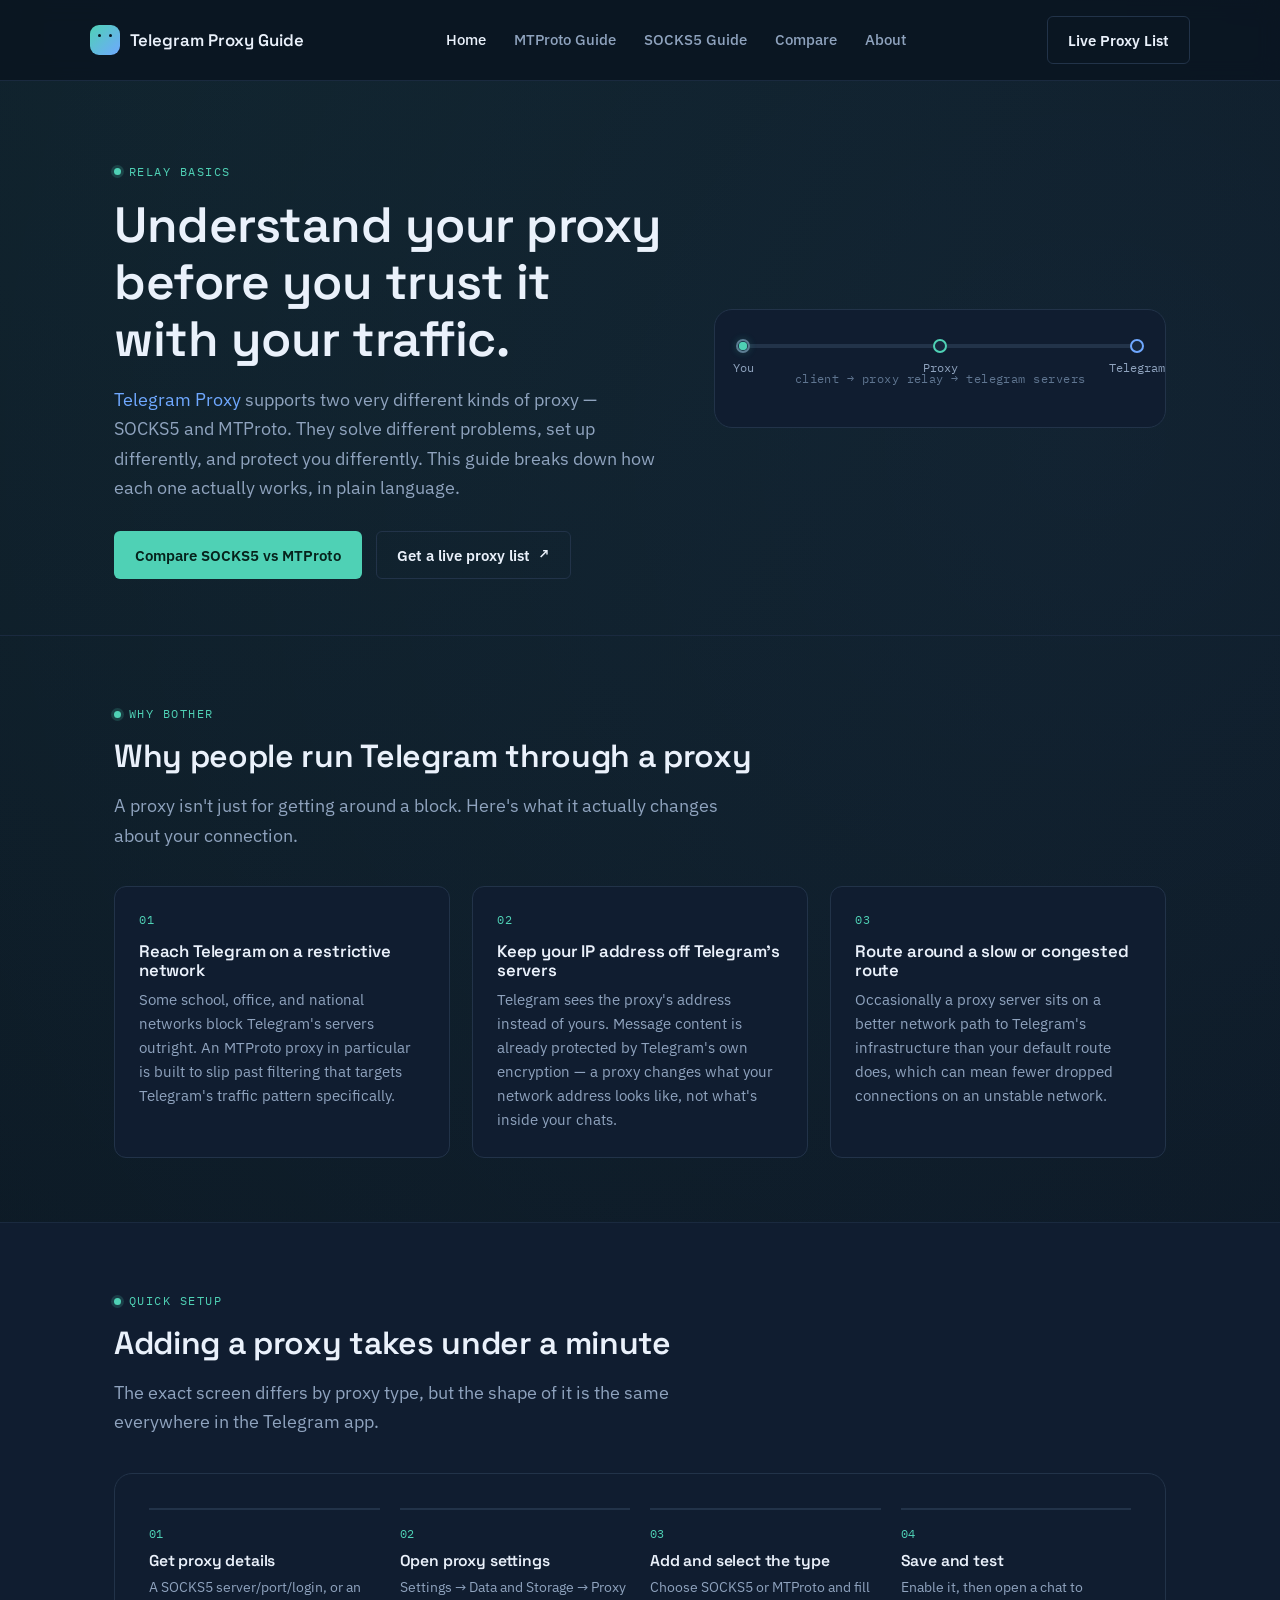
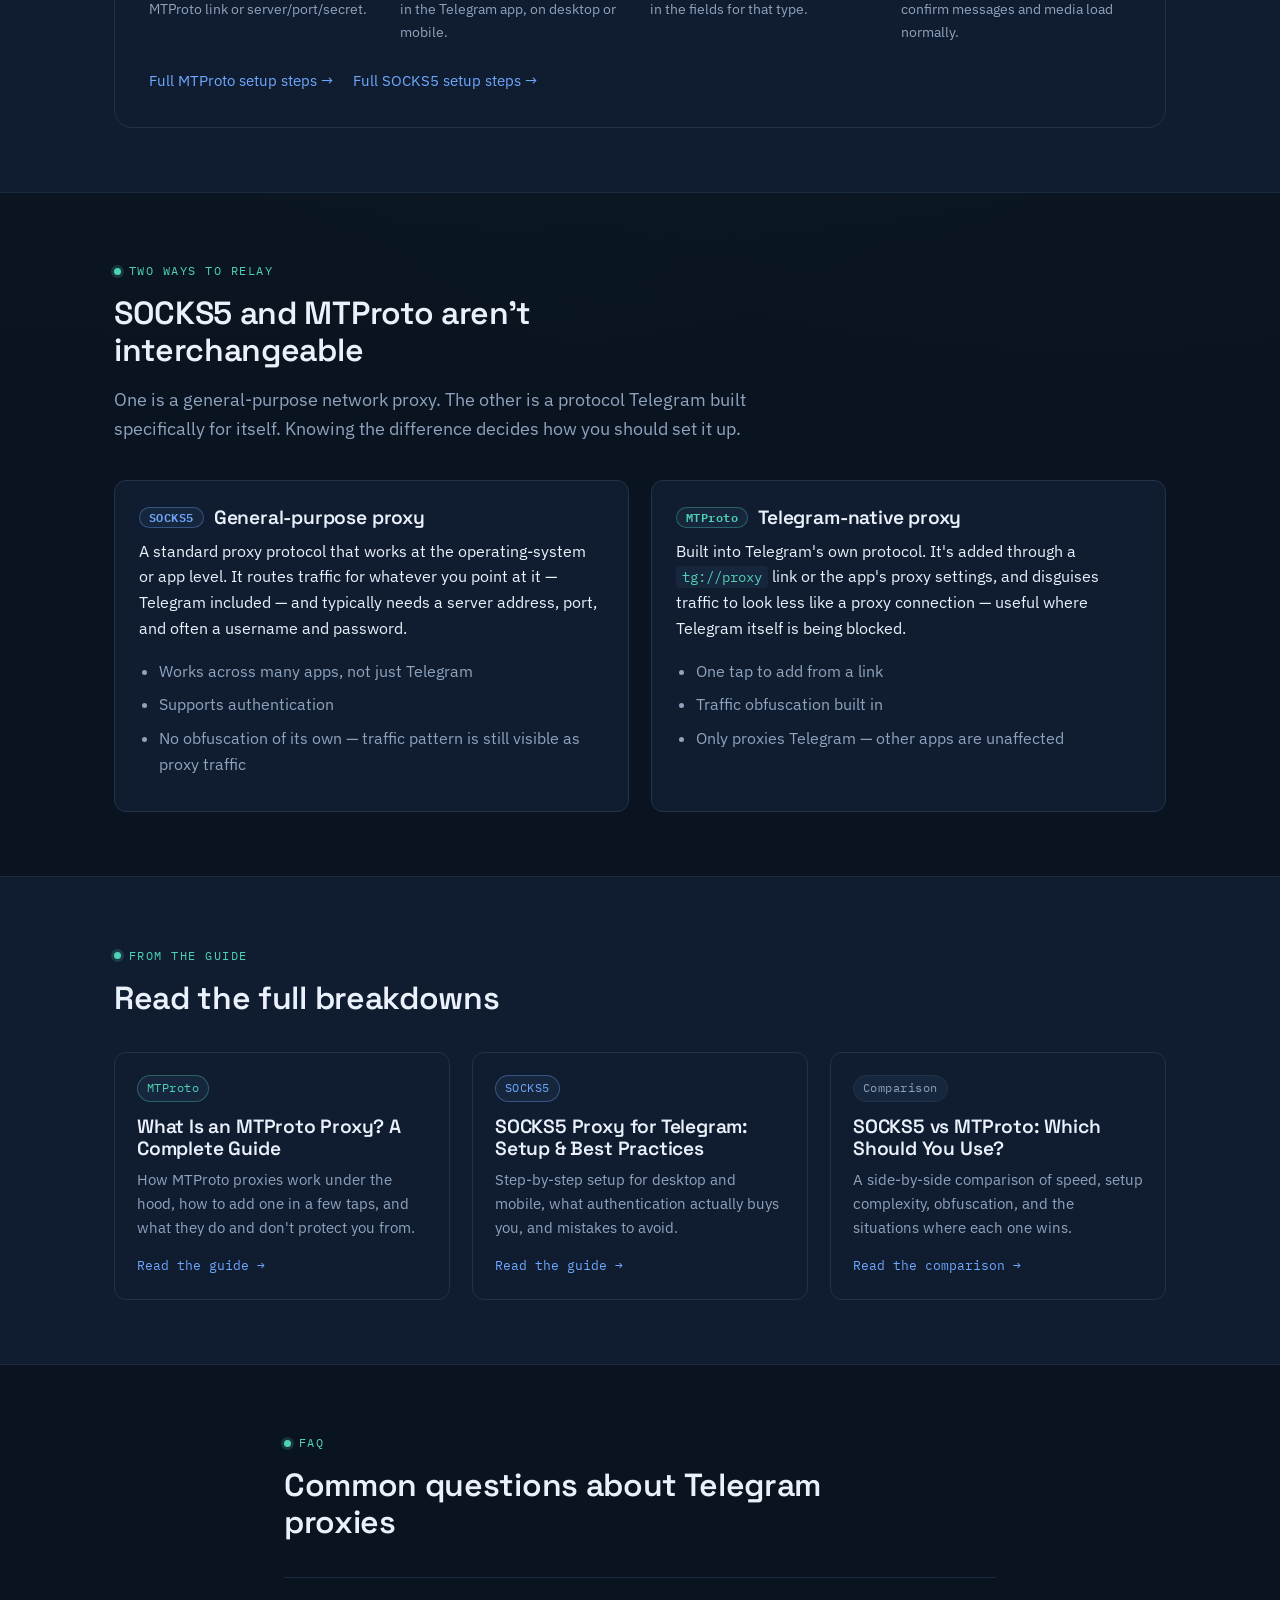
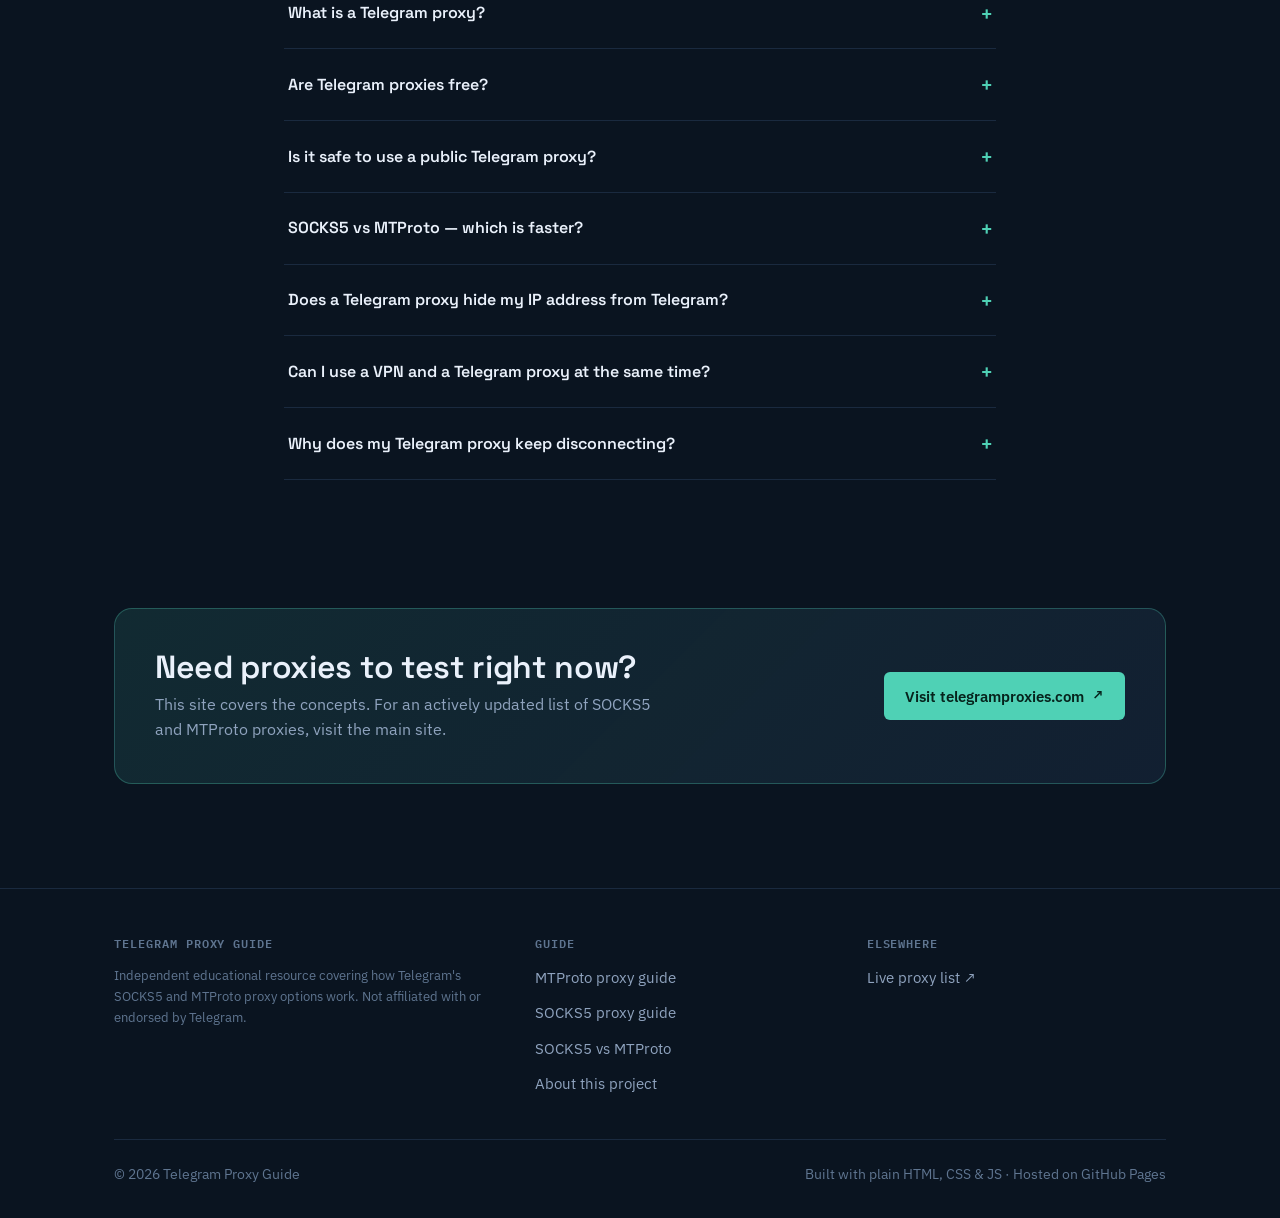
<file: index.html>
<!DOCTYPE html>
<html lang="en">
<head>
<meta charset="UTF-8">
<meta name="viewport" content="width=device-width, initial-scale=1.0">
<title>Telegram Proxy Guide — SOCKS5 &amp; MTProto Proxies Explained</title>
<meta name="description" content="Free Telegram SOCKS5 and MTProto proxy guide: what each one is, how to add proxy settings step by step, whether public proxies are safe, and how to fix a proxy that won't connect.">
<link rel="canonical" href="https://telegramproxylist.github.io/proxy/">
<meta property="og:type" content="website">
<meta property="og:title" content="Telegram Proxy Guide — SOCKS5 & MTProto Proxies Explained">
<meta property="og:description" content="How Telegram proxies actually work, and how to choose between SOCKS5 and MTProto.">
<meta property="og:url" content="https://YOUR-USERNAME.github.io/telegram-proxy-guide/">
<meta name="twitter:card" content="summary">
<link rel="icon" type="image/svg+xml" href="favicon.svg">
<link rel="preconnect" href="https://fonts.googleapis.com">
<link rel="preconnect" href="https://fonts.gstatic.com" crossorigin>
<link href="https://fonts.googleapis.com/css2?family=Space+Grotesk:wght@500;600;700&family=IBM+Plex+Sans:wght@400;500;600&family=IBM+Plex+Mono:wght@400;500&display=swap" rel="stylesheet">
<link rel="stylesheet" href="style.css">
<script type="application/ld+json">
{
  "@context": "https://schema.org",
  "@type": "WebSite",
  "name": "Telegram Proxy Guide",
  "url": "https://YOUR-USERNAME.github.io/telegram-proxy-guide/",
  "description": "A plain-language guide to Telegram's SOCKS5 and MTProto proxy options: how they work, how to set them up, and how to use them safely."
}
</script>
<script type="application/ld+json">
{
  "@context": "https://schema.org",
  "@type": "FAQPage",
  "mainEntity": [
    {
      "@type": "Question",
      "name": "What is a Telegram proxy?",
      "acceptedAnswer": {
        "@type": "Answer",
        "text": "A Telegram proxy is a server that sits between your Telegram app and Telegram's own servers, relaying your connection. Telegram supports two kinds: SOCKS5, a general-purpose network proxy, and MTProto, a proxy type built into Telegram's own protocol."
      }
    },
    {
      "@type": "Question",
      "name": "Are Telegram proxies free?",
      "acceptedAnswer": {
        "@type": "Answer",
        "text": "Many SOCKS5 and MTProto proxies for Telegram are shared publicly at no cost, though free servers tend to be slower and less reliable than paid ones since they're shared by many users at once."
      }
    },
    {
      "@type": "Question",
      "name": "Is it safe to use a public Telegram proxy?",
      "acceptedAnswer": {
        "@type": "Answer",
        "text": "Your message content stays protected by Telegram's own transport encryption regardless of the proxy, but a proxy operator can typically see connection metadata, such as that you're connecting to Telegram and roughly when. Use proxies from a source you trust and avoid reusing the same third-party proxy for sensitive accounts."
      }
    },
    {
      "@type": "Question",
      "name": "SOCKS5 vs MTProto: which is faster?",
      "acceptedAnswer": {
        "@type": "Answer",
        "text": "Neither protocol is inherently faster; speed depends almost entirely on how loaded the specific server is. MTProto has an edge in places actively blocking Telegram, since it's built to obscure the traffic pattern. SOCKS5 has no such obfuscation."
      }
    },
    {
      "@type": "Question",
      "name": "Does a Telegram proxy hide my IP address from Telegram?",
      "acceptedAnswer": {
        "@type": "Answer",
        "text": "Yes, in that Telegram's servers see the proxy's IP address rather than your own. The proxy operator, however, can see your real IP address, since your connection to the proxy itself isn't hidden from them."
      }
    },
    {
      "@type": "Question",
      "name": "Can I use a VPN and a Telegram proxy at the same time?",
      "acceptedAnswer": {
        "@type": "Answer",
        "text": "Yes. A VPN routes all of your device's traffic, while a Telegram proxy (SOCKS5 or MTProto) only affects Telegram. Running both isn't usually necessary, but it doesn't conflict — Telegram's traffic will simply pass through the VPN and then the proxy."
      }
    },
    {
      "@type": "Question",
      "name": "Why does my Telegram proxy keep disconnecting?",
      "acceptedAnswer": {
        "@type": "Answer",
        "text": "The most common cause is an overloaded or offline server, especially with free public proxies. Try a different server from an actively maintained list, and remove proxies that no longer respond instead of leaving them saved."
      }
    }
  ]
}
</script>
</head>
<body>

<header class="site-header">
  <div class="container nav">
    <a href="index.html" class="brand"><span class="brand-mark" aria-hidden="true"></span> Telegram Proxy Guide</a>
    <button class="nav-toggle" aria-label="Toggle menu" aria-expanded="false">☰</button>
    <ul class="nav-links">
      <li><a href="index.html">Home</a></li>
      <li><a href="mtproto-proxy-guide.html">MTProto Guide</a></li>
      <li><a href="socks5-proxy-guide.html">SOCKS5 Guide</a></li>
      <li><a href="socks5-vs-mtproto.html">Compare</a></li>
      <li><a href="about.html">About</a></li>
    </ul>
    <div class="nav-cta">
      <a class="btn btn-ghost" href="https://telegramproxies.com/?utm_source=proxyguide&amp;utm_medium=github&amp;utm_campaign=nav" target="_blank" rel="noopener">Live Proxy List</a>
    </div>
  </div>
</header>

<main>

  <section class="hero">
    <div class="container hero-grid">
      <div>
        <span class="eyebrow">Relay basics</span>
        <h1>Understand your proxy before you trust it with your traffic.</h1>
        <p class="lede"><a href="https://telegramproxies.com">Telegram Proxy</a> supports two very different kinds of proxy — SOCKS5 and MTProto. They solve different problems, set up differently, and protect you differently. This guide breaks down how each one actually works, in plain language.</p>
        <div class="hero-actions">
          <a class="btn btn-primary" href="socks5-vs-mtproto.html">Compare SOCKS5 vs MTProto</a>
          <a class="btn btn-ghost btn-external" href="https://telegramproxies.com/?utm_source=proxyguide&amp;utm_medium=github&amp;utm_campaign=hero" target="_blank" rel="noopener">Get a live proxy list</a>
        </div>
      </div>
      <div class="relay">
        <div class="relay-track">
          <div class="node node-you"><span class="node-dot"></span><span class="node-label">You</span></div>
          <div class="node node-proxy"><span class="node-dot"></span><span class="node-label">Proxy</span></div>
          <div class="node node-telegram"><span class="node-dot"></span><span class="node-label">Telegram</span></div>
          <span class="pulse pulse-1"></span>
          <span class="pulse pulse-2"></span>
        </div>
        <p class="relay-caption">client → proxy relay → telegram servers</p>
      </div>
    </div>
  </section>

  <section class="section">
    <div class="container">
      <div class="section-head">
        <span class="eyebrow">Why bother</span>
        <h2>Why people run Telegram through a proxy</h2>
        <p class="lede">A proxy isn't just for getting around a block. Here's what it actually changes about your connection.</p>
      </div>
      <div class="reason-grid">
        <div class="reason-card">
          <span class="reason-index">01</span>
          <h3>Reach Telegram on a restrictive network</h3>
          <p>Some school, office, and national networks block Telegram's servers outright. An MTProto proxy in particular is built to slip past filtering that targets Telegram's traffic pattern specifically.</p>
        </div>
        <div class="reason-card">
          <span class="reason-index">02</span>
          <h3>Keep your IP address off Telegram's servers</h3>
          <p>Telegram sees the proxy's address instead of yours. Message content is already protected by Telegram's own encryption — a proxy changes what your network address looks like, not what's inside your chats.</p>
        </div>
        <div class="reason-card">
          <span class="reason-index">03</span>
          <h3>Route around a slow or congested route</h3>
          <p>Occasionally a proxy server sits on a better network path to Telegram's infrastructure than your default route does, which can mean fewer dropped connections on an unstable network.</p>
        </div>
      </div>
    </div>
  </section>

  <section class="section section-alt">
    <div class="container">
      <div class="section-head">
        <span class="eyebrow">Quick setup</span>
        <h2>Adding a proxy takes under a minute</h2>
        <p class="lede">The exact screen differs by proxy type, but the shape of it is the same everywhere in the Telegram app.</p>
      </div>
      <div class="steps-panel">
        <ol class="steps-list">
          <li><span class="step-num">01</span><h4>Get proxy details</h4><p>A SOCKS5 server/port/login, or an MTProto link or server/port/secret.</p></li>
          <li><span class="step-num">02</span><h4>Open proxy settings</h4><p>Settings → Data and Storage → Proxy in the Telegram app, on desktop or mobile.</p></li>
          <li><span class="step-num">03</span><h4>Add and select the type</h4><p>Choose SOCKS5 or MTProto and fill in the fields for that type.</p></li>
          <li><span class="step-num">04</span><h4>Save and test</h4><p>Enable it, then open a chat to confirm messages and media load normally.</p></li>
        </ol>
        <div class="steps-links">
          <a href="mtproto-proxy-guide.html">Full MTProto setup steps →</a>
          <a href="socks5-proxy-guide.html">Full SOCKS5 setup steps →</a>
        </div>
      </div>
    </div>
  </section>

  <section class="section">
    <div class="container">
      <div class="section-head">
        <span class="eyebrow">Two ways to relay</span>
        <h2>SOCKS5 and MTProto aren't interchangeable</h2>
        <p class="lede">One is a general-purpose network proxy. The other is a protocol Telegram built specifically for itself. Knowing the difference decides how you should set it up.</p>
      </div>
      <div class="compare-grid">
        <div class="compare-card">
          <h3><span class="tag tag--socks5">SOCKS5</span> General-purpose proxy</h3>
          <p>A standard proxy protocol that works at the operating-system or app level. It routes traffic for whatever you point at it — Telegram included — and typically needs a server address, port, and often a username and password.</p>
          <ul>
            <li>Works across many apps, not just Telegram</li>
            <li>Supports authentication</li>
            <li>No obfuscation of its own — traffic pattern is still visible as proxy traffic</li>
          </ul>
        </div>
        <div class="compare-card">
          <h3><span class="tag tag--mtproto">MTProto</span> Telegram-native proxy</h3>
          <p>Built into Telegram's own protocol. It's added through a <code>tg://proxy</code> link or the app's proxy settings, and disguises traffic to look less like a proxy connection — useful where Telegram itself is being blocked.</p>
          <ul>
            <li>One tap to add from a link</li>
            <li>Traffic obfuscation built in</li>
            <li>Only proxies Telegram — other apps are unaffected</li>
          </ul>
        </div>
      </div>
    </div>
  </section>

  <section class="section section-alt">
    <div class="container">
      <div class="section-head">
        <span class="eyebrow">From the guide</span>
        <h2>Read the full breakdowns</h2>
      </div>
      <div class="post-grid">
        <article class="post-card">
          <span class="tag tag--mtproto">MTProto</span>
          <h3><a href="mtproto-proxy-guide.html">What Is an MTProto Proxy? A Complete Guide</a></h3>
          <p>How MTProto proxies work under the hood, how to add one in a few taps, and what they do and don't protect you from.</p>
          <span class="read-more"><a href="mtproto-proxy-guide.html">Read the guide →</a></span>
        </article>
        <article class="post-card">
          <span class="tag tag--socks5">SOCKS5</span>
          <h3><a href="socks5-proxy-guide.html">SOCKS5 Proxy for Telegram: Setup &amp; Best Practices</a></h3>
          <p>Step-by-step setup for desktop and mobile, what authentication actually buys you, and mistakes to avoid.</p>
          <span class="read-more"><a href="socks5-proxy-guide.html">Read the guide →</a></span>
        </article>
        <article class="post-card">
          <span class="tag">Comparison</span>
          <h3><a href="socks5-vs-mtproto.html">SOCKS5 vs MTProto: Which Should You Use?</a></h3>
          <p>A side-by-side comparison of speed, setup complexity, obfuscation, and the situations where each one wins.</p>
          <span class="read-more"><a href="socks5-vs-mtproto.html">Read the comparison →</a></span>
        </article>
      </div>
    </div>
  </section>

  <section class="section">
    <div class="container" style="max-width:760px;">
      <div class="section-head">
        <span class="eyebrow">FAQ</span>
        <h2>Common questions about Telegram proxies</h2>
      </div>
      <div class="faq-list">
        <details class="faq-item">
          <summary>What is a Telegram proxy?</summary>
          <div class="faq-answer">
            <p>A server that sits between your Telegram app and Telegram's own servers, relaying your connection. Telegram supports two kinds — SOCKS5, a general-purpose network proxy, and MTProto, a proxy type built into Telegram's own protocol.</p>
          </div>
        </details>
        <details class="faq-item">
          <summary>Are Telegram proxies free?</summary>
          <div class="faq-answer">
            <p>Many SOCKS5 and MTProto proxies for Telegram are shared publicly at no cost, though free servers tend to be slower and less reliable than paid ones since they're shared by many users at once.</p>
          </div>
        </details>
        <details class="faq-item">
          <summary>Is it safe to use a public Telegram proxy?</summary>
          <div class="faq-answer">
            <p>Your message content stays protected by Telegram's own transport encryption regardless of the proxy, but a proxy operator can typically see connection metadata — that you're connecting to Telegram, and roughly when. Use proxies from a source you trust and avoid reusing the same third-party proxy for sensitive accounts.</p>
          </div>
        </details>
        <details class="faq-item">
          <summary>SOCKS5 vs MTProto — which is faster?</summary>
          <div class="faq-answer">
            <p>Neither protocol is inherently faster; speed depends almost entirely on how loaded the specific server is. MTProto has an edge in places actively blocking Telegram, since it's built to obscure the traffic pattern. SOCKS5 has no such obfuscation.</p>
          </div>
        </details>
        <details class="faq-item">
          <summary>Does a Telegram proxy hide my IP address from Telegram?</summary>
          <div class="faq-answer">
            <p>Yes — Telegram's servers see the proxy's IP address rather than yours. The proxy operator, however, can see your real IP address, since your connection to the proxy itself isn't hidden from them.</p>
          </div>
        </details>
        <details class="faq-item">
          <summary>Can I use a VPN and a Telegram proxy at the same time?</summary>
          <div class="faq-answer">
            <p>Yes. A VPN routes all of your device's traffic, while a Telegram proxy only affects Telegram. Running both isn't usually necessary, but it doesn't conflict — Telegram's traffic simply passes through the VPN and then the proxy.</p>
          </div>
        </details>
        <details class="faq-item">
          <summary>Why does my Telegram proxy keep disconnecting?</summary>
          <div class="faq-answer">
            <p>The most common cause is an overloaded or offline server, especially with free public proxies. Try a different server from an actively maintained list, and remove proxies that no longer respond instead of leaving them saved.</p>
          </div>
        </details>
      </div>
    </div>
  </section>

  <section class="section">
    <div class="container">
      <div class="callout">
        <div>
          <h2>Need proxies to test right now?</h2>
          <p>This site covers the concepts. For an actively updated list of SOCKS5 and MTProto proxies, visit the main site.</p>
        </div>
        <a class="btn btn-primary btn-external" href="https://telegramproxies.com/?utm_source=proxyguide&amp;utm_medium=github&amp;utm_campaign=callout" target="_blank" rel="noopener">Visit telegramproxies.com</a>
      </div>
    </div>
  </section>

</main>

<footer class="site-footer">
  <div class="container">
    <div class="footer-grid">
      <div>
        <h4>Telegram Proxy Guide</h4>
        <p class="footer-disclaimer">Independent educational resource covering how Telegram's SOCKS5 and MTProto proxy options work. Not affiliated with or endorsed by Telegram.</p>
      </div>
      <div>
        <h4>Guide</h4>
        <ul>
          <li><a href="mtproto-proxy-guide.html">MTProto proxy guide</a></li>
          <li><a href="socks5-proxy-guide.html">SOCKS5 proxy guide</a></li>
          <li><a href="socks5-vs-mtproto.html">SOCKS5 vs MTProto</a></li>
          <li><a href="about.html">About this project</a></li>
        </ul>
      </div>
      <div>
        <h4>Elsewhere</h4>
        <ul>
          <li><a href="https://telegramproxies.com/?utm_source=proxyguide&amp;utm_medium=github&amp;utm_campaign=footer" target="_blank" rel="noopener">Live proxy list ↗</a></li>
        </ul>
      </div>
    </div>
    <div class="footer-bottom">
      <span>© <span id="year">2026</span> Telegram Proxy Guide</span>
      <span>Built with plain HTML, CSS &amp; JS · Hosted on GitHub Pages</span>
    </div>
  </div>
</footer>

<script src="script.js"></script>
</body>
</html>
</file>
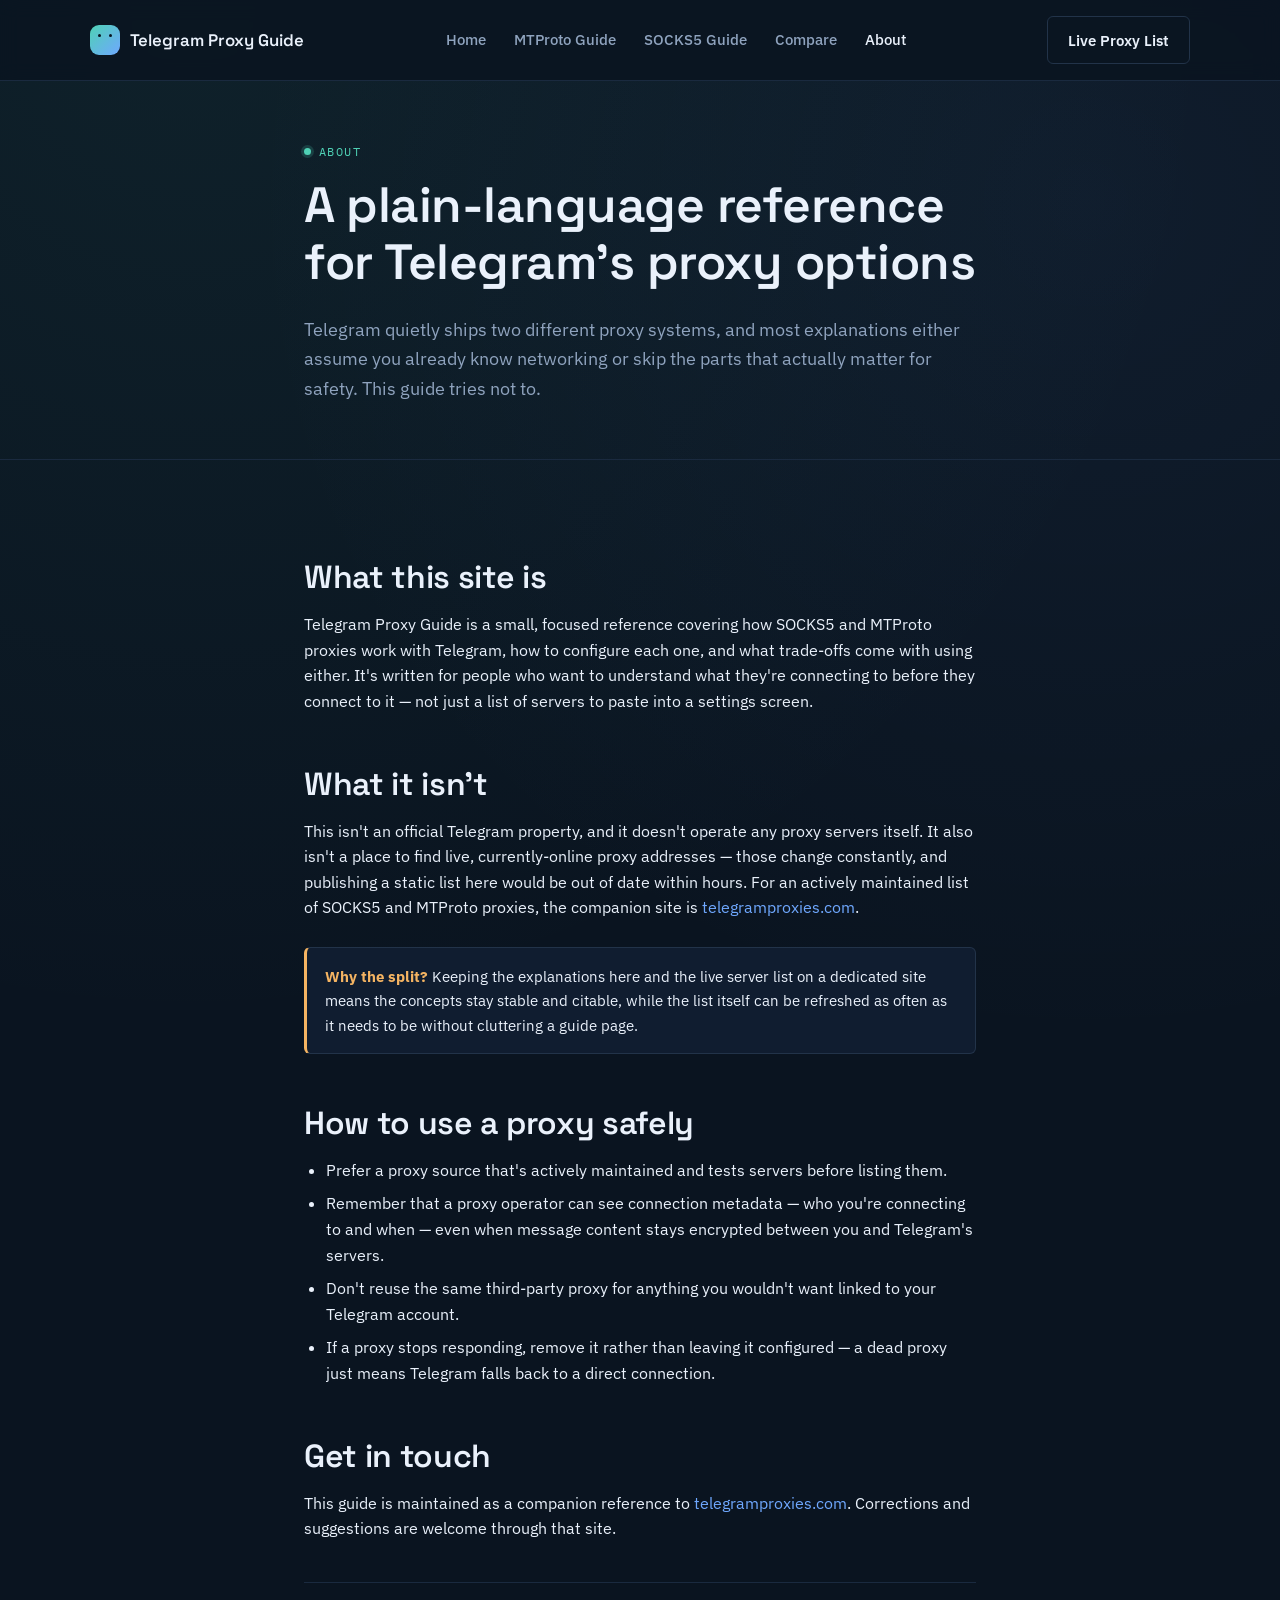
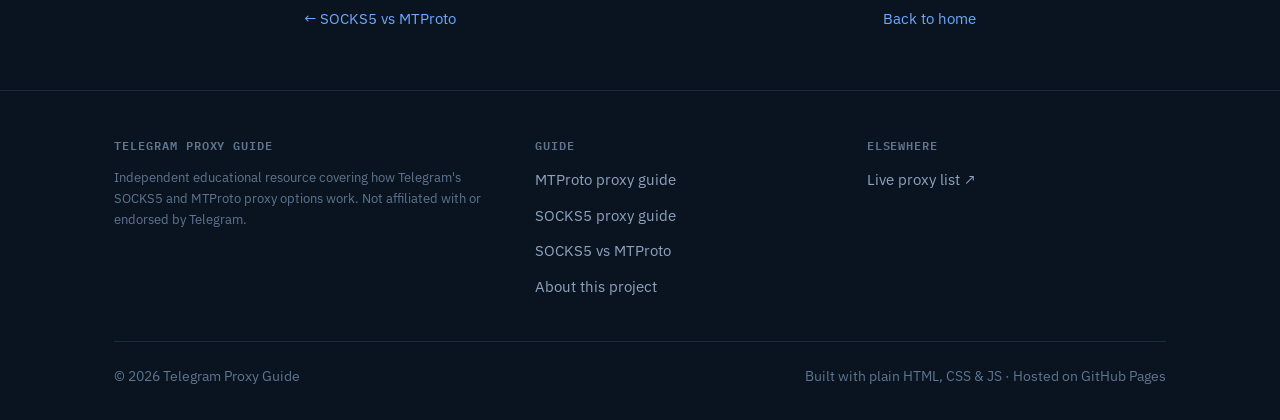
<file: about.html>
<!DOCTYPE html>
<html lang="en">
<head>
<meta charset="UTF-8">
<meta name="viewport" content="width=device-width, initial-scale=1.0">
<title>About — Telegram Proxy Guide</title>
<meta name="description" content="Why this guide exists, what it covers, and where to find an actively updated Telegram proxy list.">
<link rel="canonical" href="https://YOUR-USERNAME.github.io/telegram-proxy-guide/about.html">
<meta property="og:type" content="website">
<meta property="og:title" content="About — Telegram Proxy Guide">
<meta property="og:description" content="Why this guide exists and what it covers.">
<meta property="og:url" content="https://YOUR-USERNAME.github.io/telegram-proxy-guide/about.html">
<link rel="icon" type="image/svg+xml" href="favicon.svg">
<link rel="preconnect" href="https://fonts.googleapis.com">
<link rel="preconnect" href="https://fonts.gstatic.com" crossorigin>
<link href="https://fonts.googleapis.com/css2?family=Space+Grotesk:wght@500;600;700&family=IBM+Plex+Sans:wght@400;500;600&family=IBM+Plex+Mono:wght@400;500&display=swap" rel="stylesheet">
<link rel="stylesheet" href="style.css">
</head>
<body>

<header class="site-header">
  <div class="container nav">
    <a href="index.html" class="brand"><span class="brand-mark" aria-hidden="true"></span> Telegram Proxy Guide</a>
    <button class="nav-toggle" aria-label="Toggle menu" aria-expanded="false">☰</button>
    <ul class="nav-links">
      <li><a href="index.html">Home</a></li>
      <li><a href="mtproto-proxy-guide.html">MTProto Guide</a></li>
      <li><a href="socks5-proxy-guide.html">SOCKS5 Guide</a></li>
      <li><a href="socks5-vs-mtproto.html">Compare</a></li>
      <li><a href="about.html">About</a></li>
    </ul>
    <div class="nav-cta">
      <a class="btn btn-ghost" href="https://telegramproxies.com/?utm_source=proxyguide&amp;utm_medium=github&amp;utm_campaign=nav" target="_blank" rel="noopener">Live Proxy List</a>
    </div>
  </div>
</header>

<main>
  <header class="article-header">
    <div class="container" style="max-width:720px;">
      <span class="eyebrow">About</span>
      <h1>A plain-language reference for Telegram's proxy options</h1>
      <p class="lede">Telegram quietly ships two different proxy systems, and most explanations either assume you already know networking or skip the parts that actually matter for safety. This guide tries not to.</p>
    </div>
  </header>

  <article class="article-body">
    <h2>What this site is</h2>
    <p>Telegram Proxy Guide is a small, focused reference covering how SOCKS5 and MTProto proxies work with Telegram, how to configure each one, and what trade-offs come with using either. It's written for people who want to understand what they're connecting to before they connect to it — not just a list of servers to paste into a settings screen.</p>

    <h2>What it isn't</h2>
    <p>This isn't an official Telegram property, and it doesn't operate any proxy servers itself. It also isn't a place to find live, currently-online proxy addresses — those change constantly, and publishing a static list here would be out of date within hours. For an actively maintained list of SOCKS5 and MTProto proxies, the companion site is <a href="https://telegramproxies.com/?utm_source=proxyguide&amp;utm_medium=github&amp;utm_campaign=about" target="_blank" rel="noopener">telegramproxies.com</a>.</p>

    <div class="callout-inline">
      <strong>Why the split?</strong> Keeping the explanations here and the live server list on a dedicated site means the concepts stay stable and citable, while the list itself can be refreshed as often as it needs to be without cluttering a guide page.
    </div>

    <h2>How to use a proxy safely</h2>
    <ul>
      <li>Prefer a proxy source that's actively maintained and tests servers before listing them.</li>
      <li>Remember that a proxy operator can see connection metadata — who you're connecting to and when — even when message content stays encrypted between you and Telegram's servers.</li>
      <li>Don't reuse the same third-party proxy for anything you wouldn't want linked to your Telegram account.</li>
      <li>If a proxy stops responding, remove it rather than leaving it configured — a dead proxy just means Telegram falls back to a direct connection.</li>
    </ul>

    <h2>Get in touch</h2>
    <p>This guide is maintained as a companion reference to <a href="https://telegramproxies.com/?utm_source=proxyguide&amp;utm_medium=github&amp;utm_campaign=about-contact" target="_blank" rel="noopener">telegramproxies.com</a>. Corrections and suggestions are welcome through that site.</p>

    <div class="post-nav">
      <a href="socks5-vs-mtproto.html">← SOCKS5 vs MTProto</a>
      <a href="index.html">Back to home</a>
    </div>
  </article>
</main>

<footer class="site-footer">
  <div class="container">
    <div class="footer-grid">
      <div>
        <h4>Telegram Proxy Guide</h4>
        <p class="footer-disclaimer">Independent educational resource covering how Telegram's SOCKS5 and MTProto proxy options work. Not affiliated with or endorsed by Telegram.</p>
      </div>
      <div>
        <h4>Guide</h4>
        <ul>
          <li><a href="mtproto-proxy-guide.html">MTProto proxy guide</a></li>
          <li><a href="socks5-proxy-guide.html">SOCKS5 proxy guide</a></li>
          <li><a href="socks5-vs-mtproto.html">SOCKS5 vs MTProto</a></li>
          <li><a href="about.html">About this project</a></li>
        </ul>
      </div>
      <div>
        <h4>Elsewhere</h4>
        <ul>
          <li><a href="https://telegramproxies.com/?utm_source=proxyguide&amp;utm_medium=github&amp;utm_campaign=footer" target="_blank" rel="noopener">Live proxy list ↗</a></li>
        </ul>
      </div>
    </div>
    <div class="footer-bottom">
      <span>© <span id="year">2026</span> Telegram Proxy Guide</span>
      <span>Built with plain HTML, CSS &amp; JS · Hosted on GitHub Pages</span>
    </div>
  </div>
</footer>

<script src="script.js"></script>
</body>
</html>
</file>
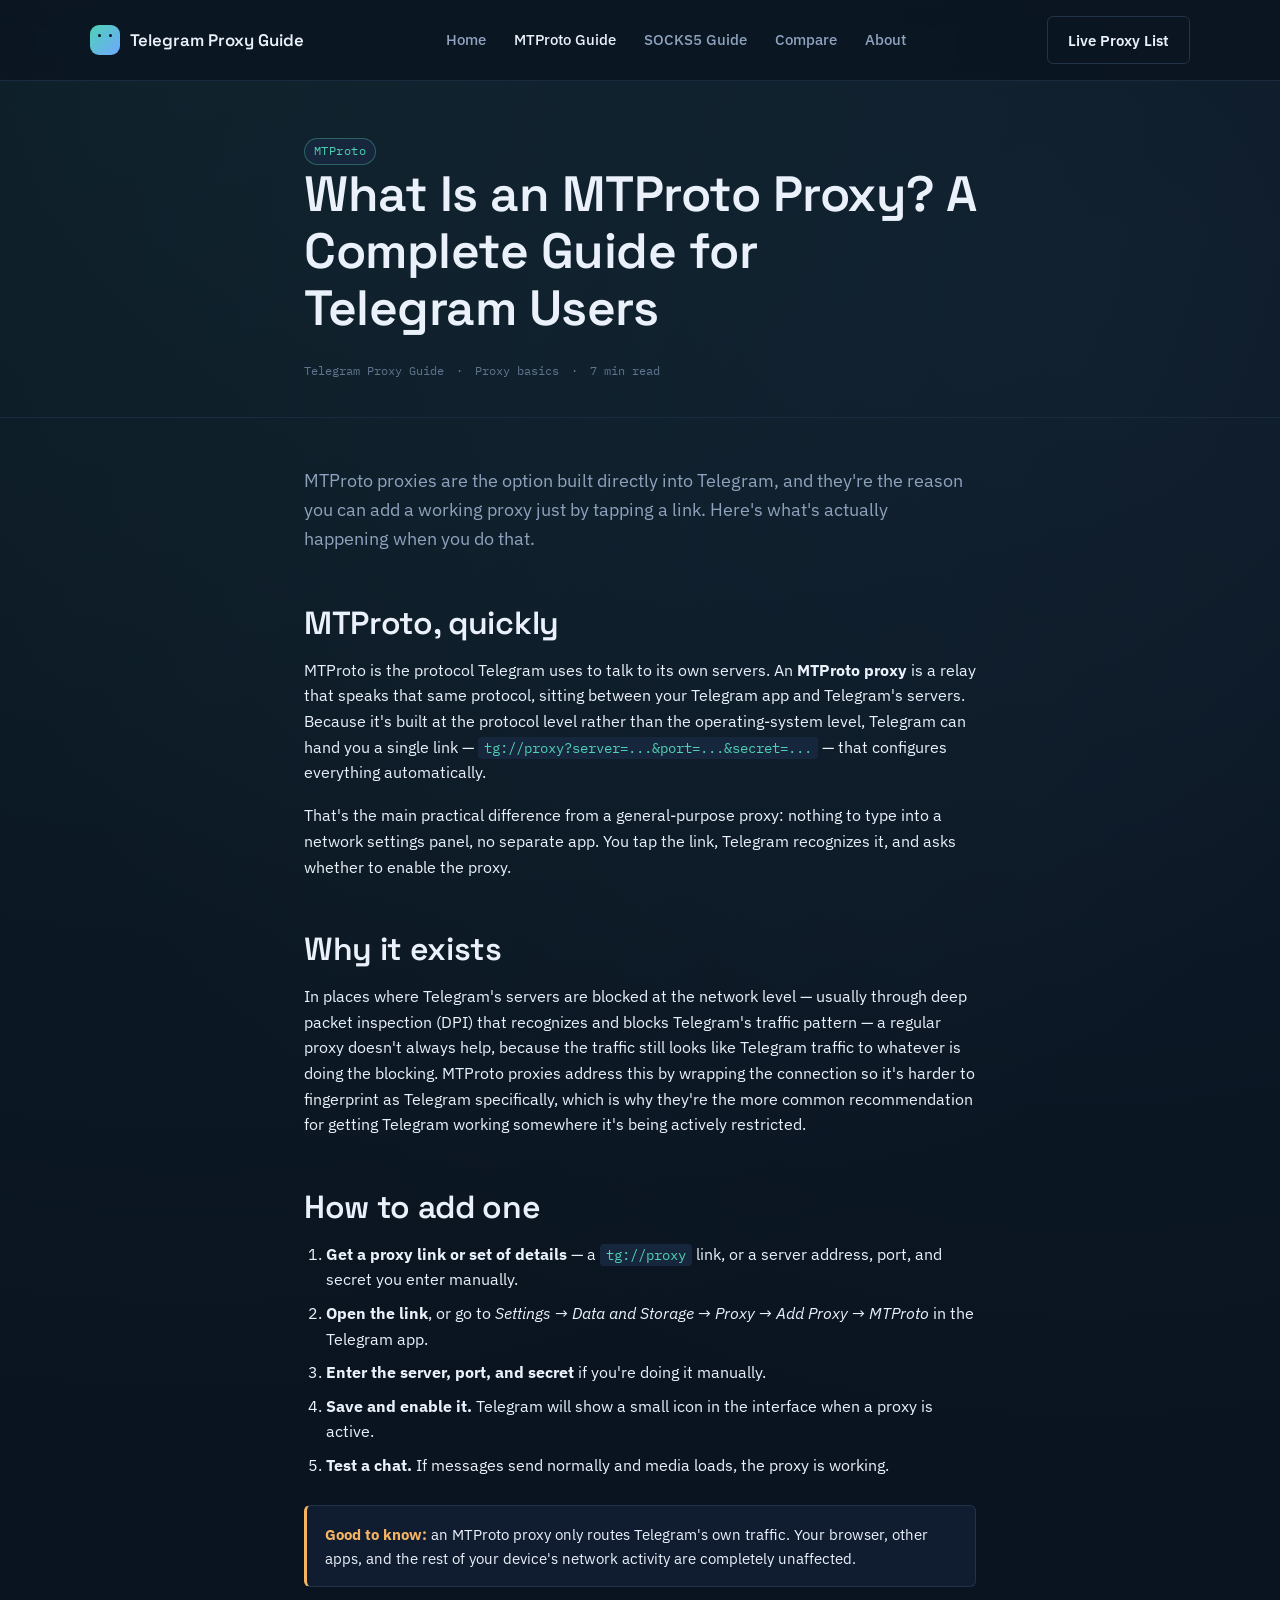
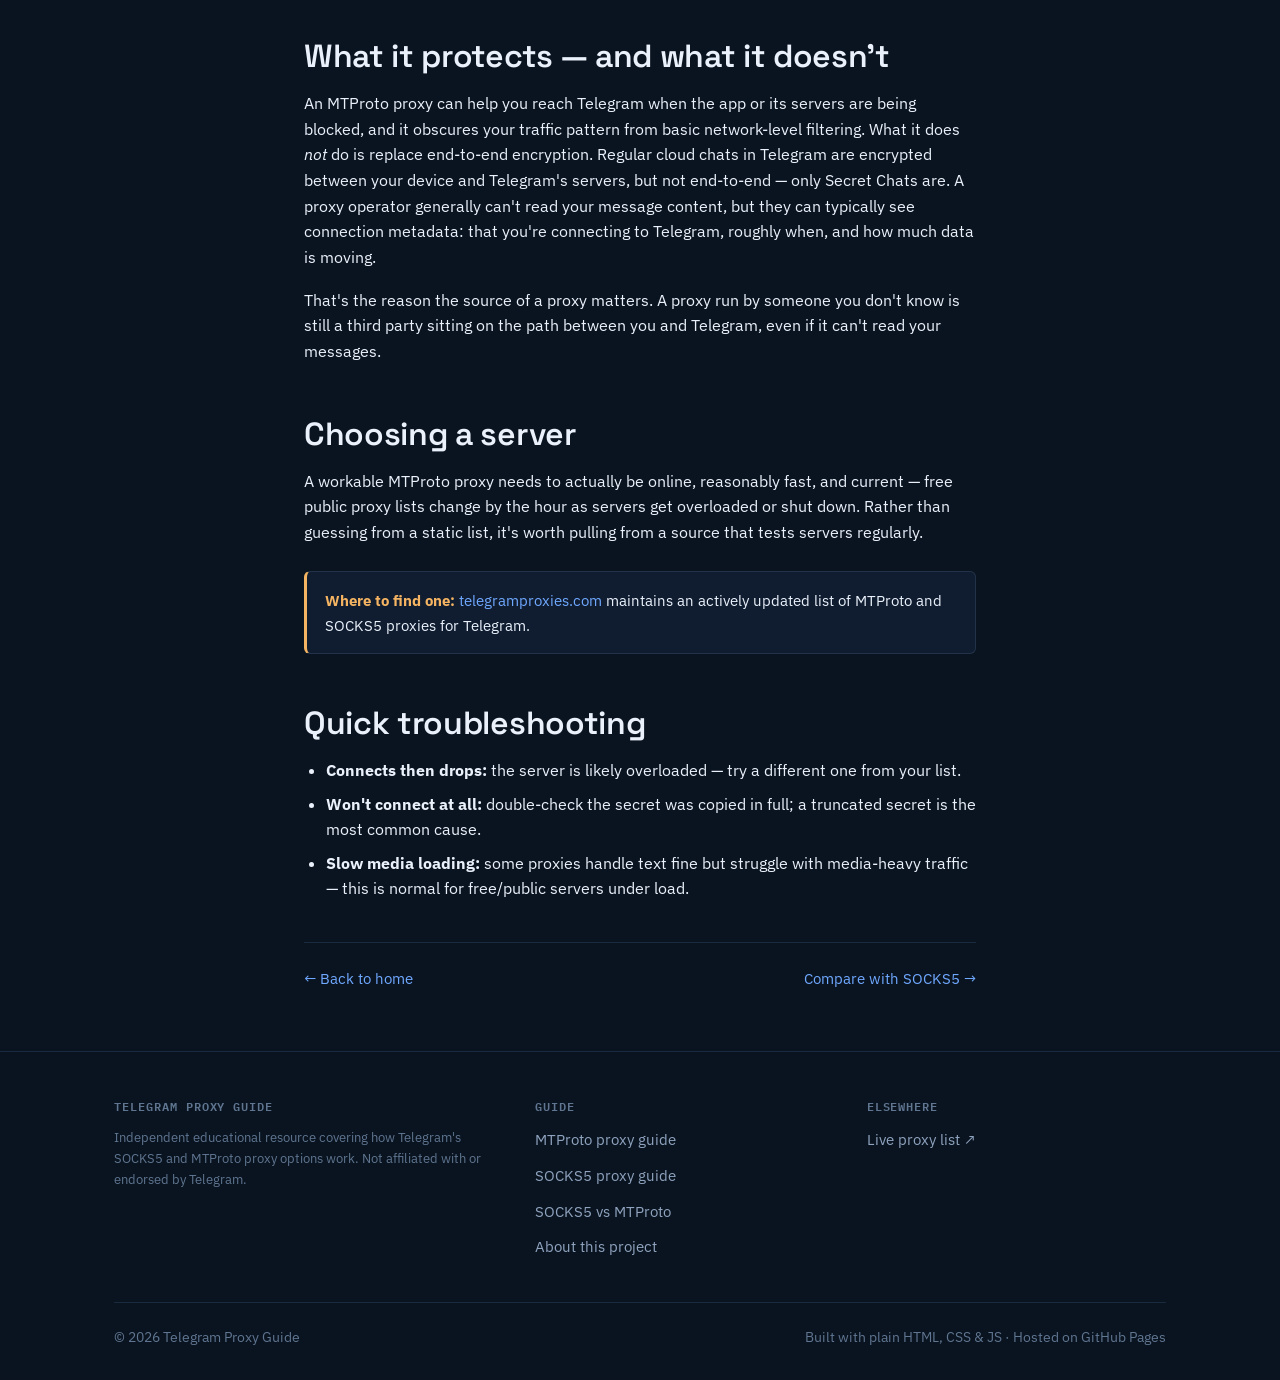
<file: mtproto-proxy-guide.html>
<!DOCTYPE html>
<html lang="en">
<head>
<meta charset="UTF-8">
<meta name="viewport" content="width=device-width, initial-scale=1.0">
<title>What Is an MTProto Proxy? A Complete Guide for Telegram Users</title>
<meta name="description" content="How MTProto proxies work, how they differ from a regular proxy, how to add one to Telegram, and what they do and don't protect against.">
<link rel="canonical" href="https://YOUR-USERNAME.github.io/telegram-proxy-guide/mtproto-proxy-guide.html">
<meta property="og:type" content="article">
<meta property="og:title" content="What Is an MTProto Proxy? A Complete Guide for Telegram Users">
<meta property="og:description" content="How MTProto proxies work under the hood and how to add one to Telegram.">
<meta property="og:url" content="https://YOUR-USERNAME.github.io/telegram-proxy-guide/mtproto-proxy-guide.html">
<link rel="icon" type="image/svg+xml" href="favicon.svg">
<link rel="preconnect" href="https://fonts.googleapis.com">
<link rel="preconnect" href="https://fonts.gstatic.com" crossorigin>
<link href="https://fonts.googleapis.com/css2?family=Space+Grotesk:wght@500;600;700&family=IBM+Plex+Sans:wght@400;500;600&family=IBM+Plex+Mono:wght@400;500&display=swap" rel="stylesheet">
<link rel="stylesheet" href="style.css">
</head>
<body>

<header class="site-header">
  <div class="container nav">
    <a href="index.html" class="brand"><span class="brand-mark" aria-hidden="true"></span> Telegram Proxy Guide</a>
    <button class="nav-toggle" aria-label="Toggle menu" aria-expanded="false">☰</button>
    <ul class="nav-links">
      <li><a href="index.html">Home</a></li>
      <li><a href="mtproto-proxy-guide.html">MTProto Guide</a></li>
      <li><a href="socks5-proxy-guide.html">SOCKS5 Guide</a></li>
      <li><a href="socks5-vs-mtproto.html">Compare</a></li>
      <li><a href="about.html">About</a></li>
    </ul>
    <div class="nav-cta">
      <a class="btn btn-ghost" href="https://telegramproxies.com/?utm_source=proxyguide&amp;utm_medium=github&amp;utm_campaign=nav" target="_blank" rel="noopener">Live Proxy List</a>
    </div>
  </div>
</header>

<main>
  <header class="article-header">
    <div class="container" style="max-width:720px;">
      <span class="tag tag--mtproto">MTProto</span>
      <h1>What Is an MTProto Proxy? A Complete Guide for Telegram Users</h1>
      <div class="article-meta">
        <span>Telegram Proxy Guide</span><span>·</span><span>Proxy basics</span><span>·</span><span>7 min read</span>
      </div>
    </div>
  </header>

  <article class="article-body">
    <p class="lede">MTProto proxies are the option built directly into Telegram, and they're the reason you can add a working proxy just by tapping a link. Here's what's actually happening when you do that.</p>

    <h2>MTProto, quickly</h2>
    <p>MTProto is the protocol Telegram uses to talk to its own servers. An <strong>MTProto proxy</strong> is a relay that speaks that same protocol, sitting between your Telegram app and Telegram's servers. Because it's built at the protocol level rather than the operating-system level, Telegram can hand you a single link — <code>tg://proxy?server=...&port=...&secret=...</code> — that configures everything automatically.</p>
    <p>That's the main practical difference from a general-purpose proxy: nothing to type into a network settings panel, no separate app. You tap the link, Telegram recognizes it, and asks whether to enable the proxy.</p>

    <h2>Why it exists</h2>
    <p>In places where Telegram's servers are blocked at the network level — usually through deep packet inspection (DPI) that recognizes and blocks Telegram's traffic pattern — a regular proxy doesn't always help, because the traffic still looks like Telegram traffic to whatever is doing the blocking. MTProto proxies address this by wrapping the connection so it's harder to fingerprint as Telegram specifically, which is why they're the more common recommendation for getting Telegram working somewhere it's being actively restricted.</p>

    <h2>How to add one</h2>
    <ol>
      <li><strong>Get a proxy link or set of details</strong> — a <code>tg://proxy</code> link, or a server address, port, and secret you enter manually.</li>
      <li><strong>Open the link</strong>, or go to <em>Settings → Data and Storage → Proxy → Add Proxy → MTProto</em> in the Telegram app.</li>
      <li><strong>Enter the server, port, and secret</strong> if you're doing it manually.</li>
      <li><strong>Save and enable it.</strong> Telegram will show a small icon in the interface when a proxy is active.</li>
      <li><strong>Test a chat.</strong> If messages send normally and media loads, the proxy is working.</li>
    </ol>

    <div class="callout-inline">
      <strong>Good to know:</strong> an MTProto proxy only routes Telegram's own traffic. Your browser, other apps, and the rest of your device's network activity are completely unaffected.
    </div>

    <h2>What it protects — and what it doesn't</h2>
    <p>An MTProto proxy can help you reach Telegram when the app or its servers are being blocked, and it obscures your traffic pattern from basic network-level filtering. What it does <em>not</em> do is replace end-to-end encryption. Regular cloud chats in Telegram are encrypted between your device and Telegram's servers, but not end-to-end — only Secret Chats are. A proxy operator generally can't read your message content, but they can typically see connection metadata: that you're connecting to Telegram, roughly when, and how much data is moving.</p>
    <p>That's the reason the source of a proxy matters. A proxy run by someone you don't know is still a third party sitting on the path between you and Telegram, even if it can't read your messages.</p>

    <h2>Choosing a server</h2>
    <p>A workable MTProto proxy needs to actually be online, reasonably fast, and current — free public proxy lists change by the hour as servers get overloaded or shut down. Rather than guessing from a static list, it's worth pulling from a source that tests servers regularly.</p>

    <div class="callout-inline">
      <strong>Where to find one:</strong> <a href="https://telegramproxies.com/?utm_source=proxyguide&amp;utm_medium=github&amp;utm_campaign=mtproto-article" target="_blank" rel="noopener">telegramproxies.com</a> maintains an actively updated list of MTProto and SOCKS5 proxies for Telegram.
    </div>

    <h2>Quick troubleshooting</h2>
    <ul>
      <li><strong>Connects then drops:</strong> the server is likely overloaded — try a different one from your list.</li>
      <li><strong>Won't connect at all:</strong> double-check the secret was copied in full; a truncated secret is the most common cause.</li>
      <li><strong>Slow media loading:</strong> some proxies handle text fine but struggle with media-heavy traffic — this is normal for free/public servers under load.</li>
    </ul>

    <div class="post-nav">
      <a href="index.html">← Back to home</a>
      <a href="socks5-vs-mtproto.html">Compare with SOCKS5 →</a>
    </div>
  </article>
</main>

<footer class="site-footer">
  <div class="container">
    <div class="footer-grid">
      <div>
        <h4>Telegram Proxy Guide</h4>
        <p class="footer-disclaimer">Independent educational resource covering how Telegram's SOCKS5 and MTProto proxy options work. Not affiliated with or endorsed by Telegram.</p>
      </div>
      <div>
        <h4>Guide</h4>
        <ul>
          <li><a href="mtproto-proxy-guide.html">MTProto proxy guide</a></li>
          <li><a href="socks5-proxy-guide.html">SOCKS5 proxy guide</a></li>
          <li><a href="socks5-vs-mtproto.html">SOCKS5 vs MTProto</a></li>
          <li><a href="about.html">About this project</a></li>
        </ul>
      </div>
      <div>
        <h4>Elsewhere</h4>
        <ul>
          <li><a href="https://telegramproxies.com/?utm_source=proxyguide&amp;utm_medium=github&amp;utm_campaign=footer" target="_blank" rel="noopener">Live proxy list ↗</a></li>
        </ul>
      </div>
    </div>
    <div class="footer-bottom">
      <span>© <span id="year">2026</span> Telegram Proxy Guide</span>
      <span>Built with plain HTML, CSS &amp; JS · Hosted on GitHub Pages</span>
    </div>
  </div>
</footer>

<script src="script.js"></script>
</body>
</html>
</file>
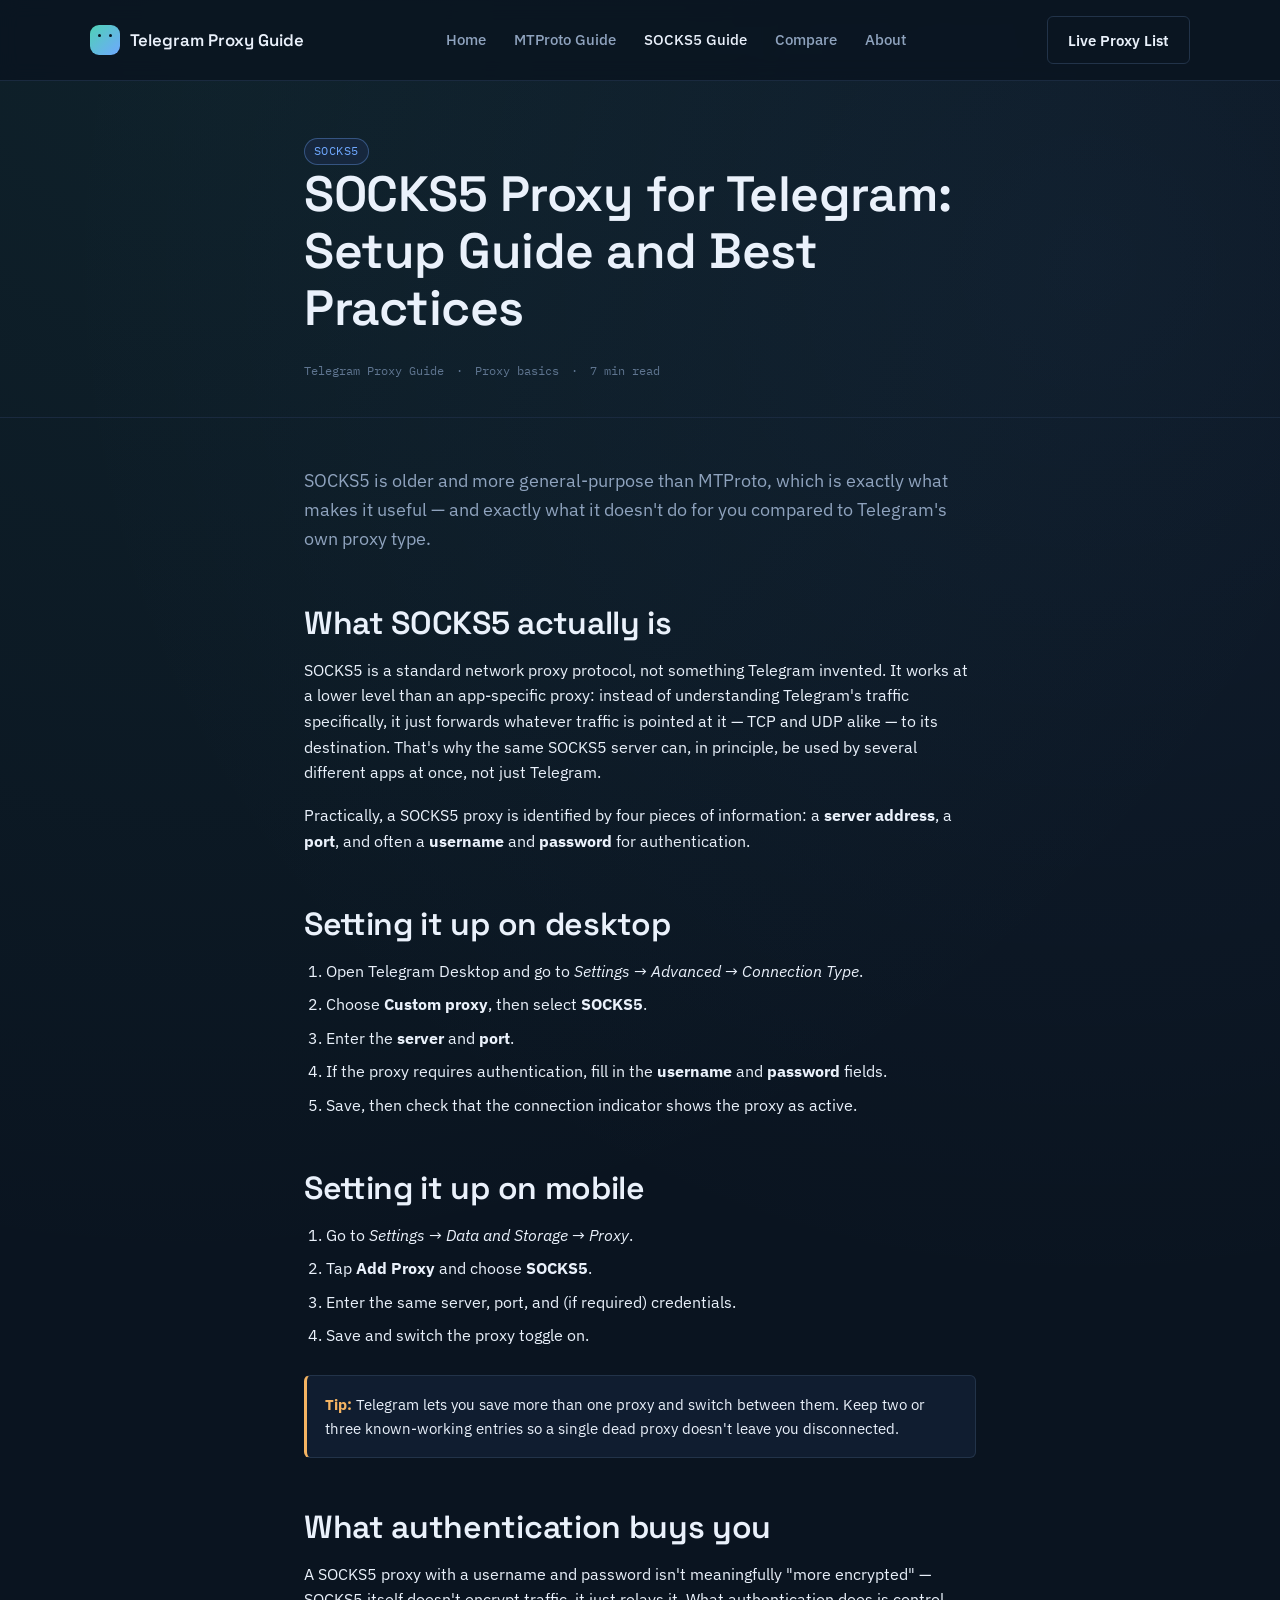
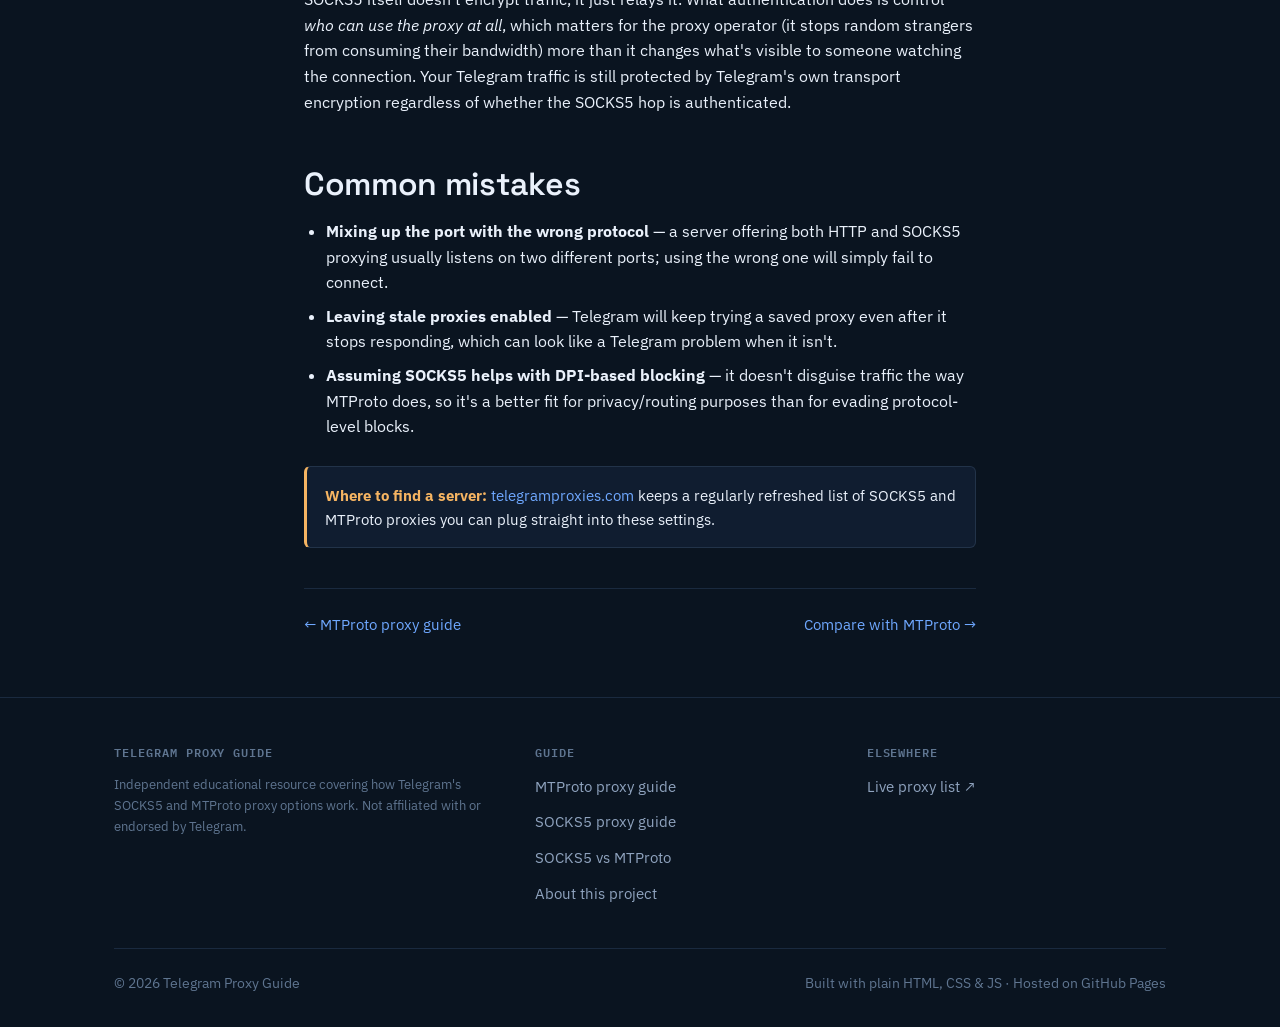
<file: socks5-proxy-guide.html>
<!DOCTYPE html>
<html lang="en">
<head>
<meta charset="UTF-8">
<meta name="viewport" content="width=device-width, initial-scale=1.0">
<title>SOCKS5 Proxy for Telegram: Setup Guide and Best Practices</title>
<meta name="description" content="What a SOCKS5 proxy is, how it differs from MTProto, and how to configure one in Telegram on desktop and mobile.">
<link rel="canonical" href="https://YOUR-USERNAME.github.io/telegram-proxy-guide/socks5-proxy-guide.html">
<meta property="og:type" content="article">
<meta property="og:title" content="SOCKS5 Proxy for Telegram: Setup Guide and Best Practices">
<meta property="og:description" content="How to configure a SOCKS5 proxy in Telegram, on desktop and mobile.">
<meta property="og:url" content="https://YOUR-USERNAME.github.io/telegram-proxy-guide/socks5-proxy-guide.html">
<link rel="icon" type="image/svg+xml" href="favicon.svg">
<link rel="preconnect" href="https://fonts.googleapis.com">
<link rel="preconnect" href="https://fonts.gstatic.com" crossorigin>
<link href="https://fonts.googleapis.com/css2?family=Space+Grotesk:wght@500;600;700&family=IBM+Plex+Sans:wght@400;500;600&family=IBM+Plex+Mono:wght@400;500&display=swap" rel="stylesheet">
<link rel="stylesheet" href="style.css">
</head>
<body>

<header class="site-header">
  <div class="container nav">
    <a href="index.html" class="brand"><span class="brand-mark" aria-hidden="true"></span> Telegram Proxy Guide</a>
    <button class="nav-toggle" aria-label="Toggle menu" aria-expanded="false">☰</button>
    <ul class="nav-links">
      <li><a href="index.html">Home</a></li>
      <li><a href="mtproto-proxy-guide.html">MTProto Guide</a></li>
      <li><a href="socks5-proxy-guide.html">SOCKS5 Guide</a></li>
      <li><a href="socks5-vs-mtproto.html">Compare</a></li>
      <li><a href="about.html">About</a></li>
    </ul>
    <div class="nav-cta">
      <a class="btn btn-ghost" href="https://telegramproxies.com/?utm_source=proxyguide&amp;utm_medium=github&amp;utm_campaign=nav" target="_blank" rel="noopener">Live Proxy List</a>
    </div>
  </div>
</header>

<main>
  <header class="article-header">
    <div class="container" style="max-width:720px;">
      <span class="tag tag--socks5">SOCKS5</span>
      <h1>SOCKS5 Proxy for Telegram: Setup Guide and Best Practices</h1>
      <div class="article-meta">
        <span>Telegram Proxy Guide</span><span>·</span><span>Proxy basics</span><span>·</span><span>7 min read</span>
      </div>
    </div>
  </header>

  <article class="article-body">
    <p class="lede">SOCKS5 is older and more general-purpose than MTProto, which is exactly what makes it useful — and exactly what it doesn't do for you compared to Telegram's own proxy type.</p>

    <h2>What SOCKS5 actually is</h2>
    <p>SOCKS5 is a standard network proxy protocol, not something Telegram invented. It works at a lower level than an app-specific proxy: instead of understanding Telegram's traffic specifically, it just forwards whatever traffic is pointed at it — TCP and UDP alike — to its destination. That's why the same SOCKS5 server can, in principle, be used by several different apps at once, not just Telegram.</p>
    <p>Practically, a SOCKS5 proxy is identified by four pieces of information: a <strong>server address</strong>, a <strong>port</strong>, and often a <strong>username</strong> and <strong>password</strong> for authentication.</p>

    <h2>Setting it up on desktop</h2>
    <ol>
      <li>Open Telegram Desktop and go to <em>Settings → Advanced → Connection Type</em>.</li>
      <li>Choose <strong>Custom proxy</strong>, then select <strong>SOCKS5</strong>.</li>
      <li>Enter the <strong>server</strong> and <strong>port</strong>.</li>
      <li>If the proxy requires authentication, fill in the <strong>username</strong> and <strong>password</strong> fields.</li>
      <li>Save, then check that the connection indicator shows the proxy as active.</li>
    </ol>

    <h2>Setting it up on mobile</h2>
    <ol>
      <li>Go to <em>Settings → Data and Storage → Proxy</em>.</li>
      <li>Tap <strong>Add Proxy</strong> and choose <strong>SOCKS5</strong>.</li>
      <li>Enter the same server, port, and (if required) credentials.</li>
      <li>Save and switch the proxy toggle on.</li>
    </ol>

    <div class="callout-inline">
      <strong>Tip:</strong> Telegram lets you save more than one proxy and switch between them. Keep two or three known-working entries so a single dead proxy doesn't leave you disconnected.
    </div>

    <h2>What authentication buys you</h2>
    <p>A SOCKS5 proxy with a username and password isn't meaningfully "more encrypted" — SOCKS5 itself doesn't encrypt traffic, it just relays it. What authentication does is control <em>who can use the proxy at all</em>, which matters for the proxy operator (it stops random strangers from consuming their bandwidth) more than it changes what's visible to someone watching the connection. Your Telegram traffic is still protected by Telegram's own transport encryption regardless of whether the SOCKS5 hop is authenticated.</p>

    <h2>Common mistakes</h2>
    <ul>
      <li><strong>Mixing up the port with the wrong protocol</strong> — a server offering both HTTP and SOCKS5 proxying usually listens on two different ports; using the wrong one will simply fail to connect.</li>
      <li><strong>Leaving stale proxies enabled</strong> — Telegram will keep trying a saved proxy even after it stops responding, which can look like a Telegram problem when it isn't.</li>
      <li><strong>Assuming SOCKS5 helps with DPI-based blocking</strong> — it doesn't disguise traffic the way MTProto does, so it's a better fit for privacy/routing purposes than for evading protocol-level blocks.</li>
    </ul>

    <div class="callout-inline">
      <strong>Where to find a server:</strong> <a href="https://telegramproxies.com/?utm_source=proxyguide&amp;utm_medium=github&amp;utm_campaign=socks5-article" target="_blank" rel="noopener">telegramproxies.com</a> keeps a regularly refreshed list of SOCKS5 and MTProto proxies you can plug straight into these settings.
    </div>

    <div class="post-nav">
      <a href="mtproto-proxy-guide.html">← MTProto proxy guide</a>
      <a href="socks5-vs-mtproto.html">Compare with MTProto →</a>
    </div>
  </article>
</main>

<footer class="site-footer">
  <div class="container">
    <div class="footer-grid">
      <div>
        <h4>Telegram Proxy Guide</h4>
        <p class="footer-disclaimer">Independent educational resource covering how Telegram's SOCKS5 and MTProto proxy options work. Not affiliated with or endorsed by Telegram.</p>
      </div>
      <div>
        <h4>Guide</h4>
        <ul>
          <li><a href="mtproto-proxy-guide.html">MTProto proxy guide</a></li>
          <li><a href="socks5-proxy-guide.html">SOCKS5 proxy guide</a></li>
          <li><a href="socks5-vs-mtproto.html">SOCKS5 vs MTProto</a></li>
          <li><a href="about.html">About this project</a></li>
        </ul>
      </div>
      <div>
        <h4>Elsewhere</h4>
        <ul>
          <li><a href="https://telegramproxies.com/?utm_source=proxyguide&amp;utm_medium=github&amp;utm_campaign=footer" target="_blank" rel="noopener">Live proxy list ↗</a></li>
        </ul>
      </div>
    </div>
    <div class="footer-bottom">
      <span>© <span id="year">2026</span> Telegram Proxy Guide</span>
      <span>Built with plain HTML, CSS &amp; JS · Hosted on GitHub Pages</span>
    </div>
  </div>
</footer>

<script src="script.js"></script>
</body>
</html>
</file>
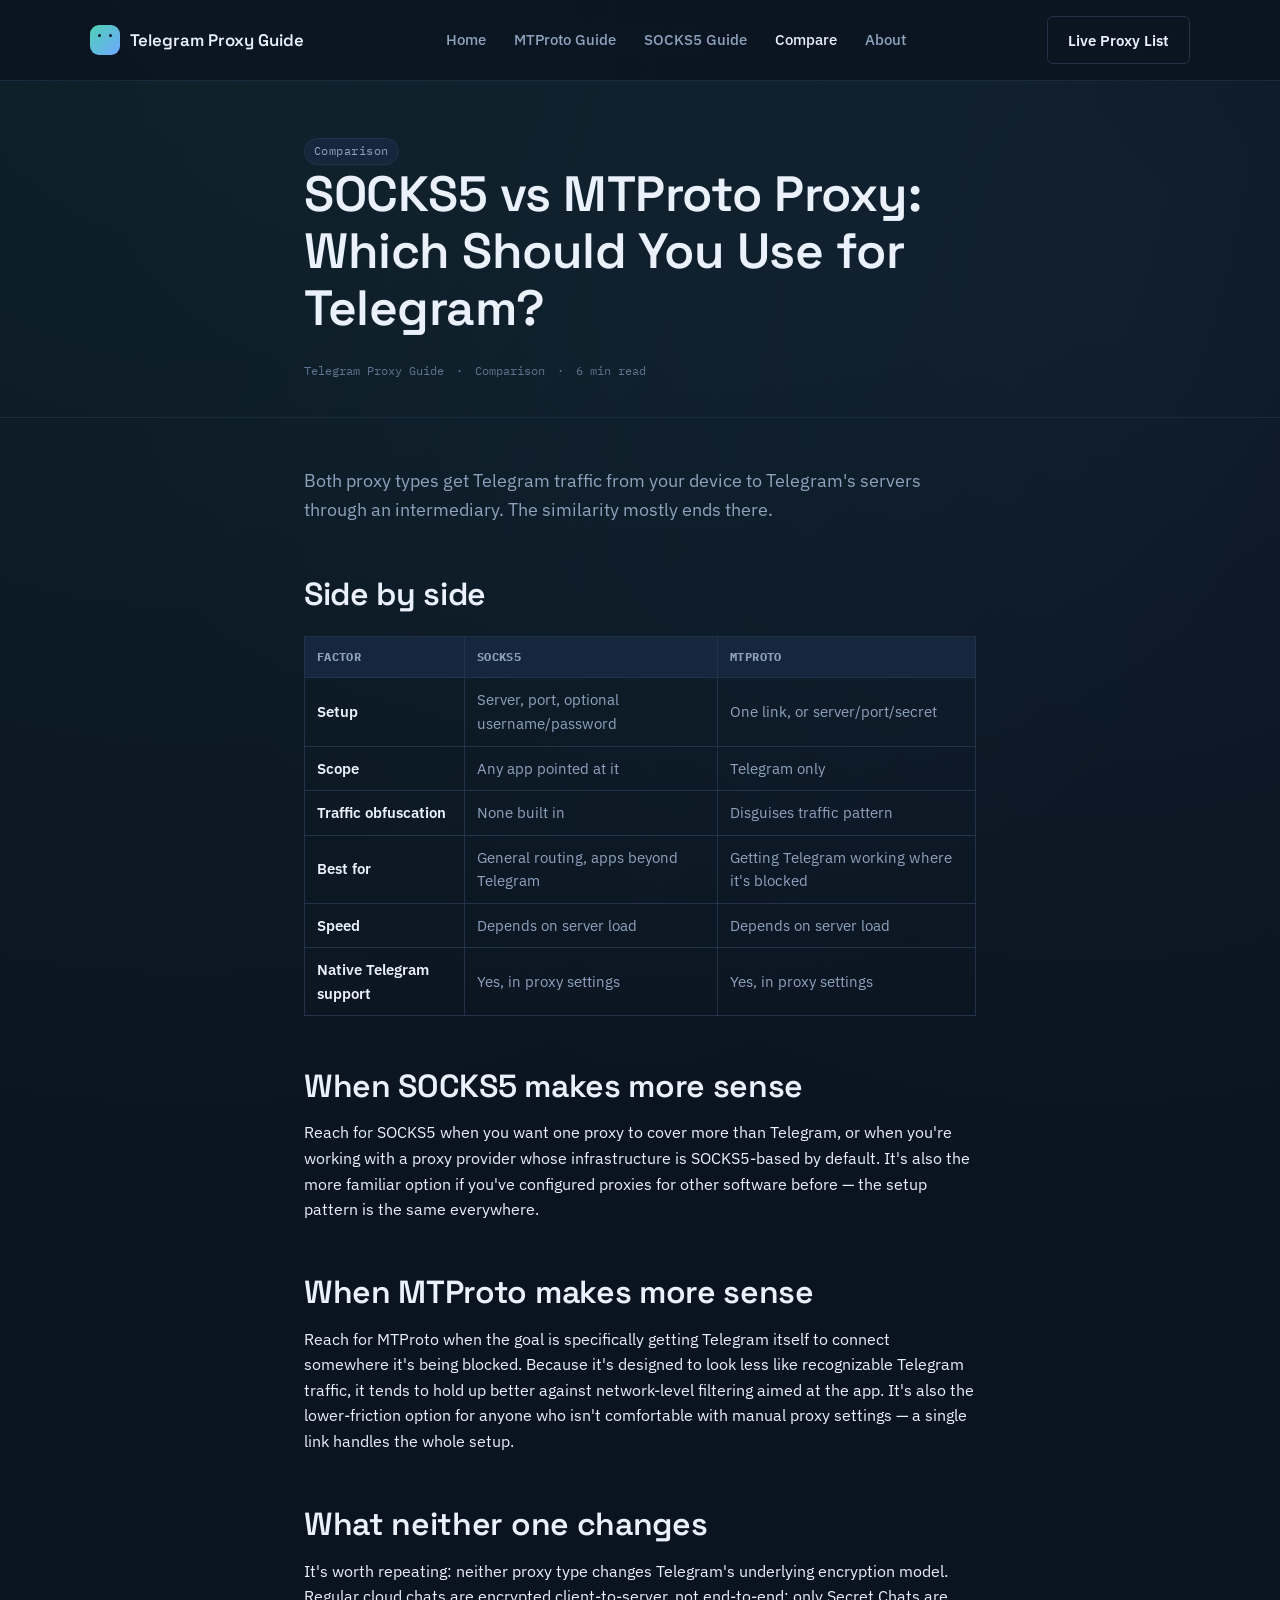
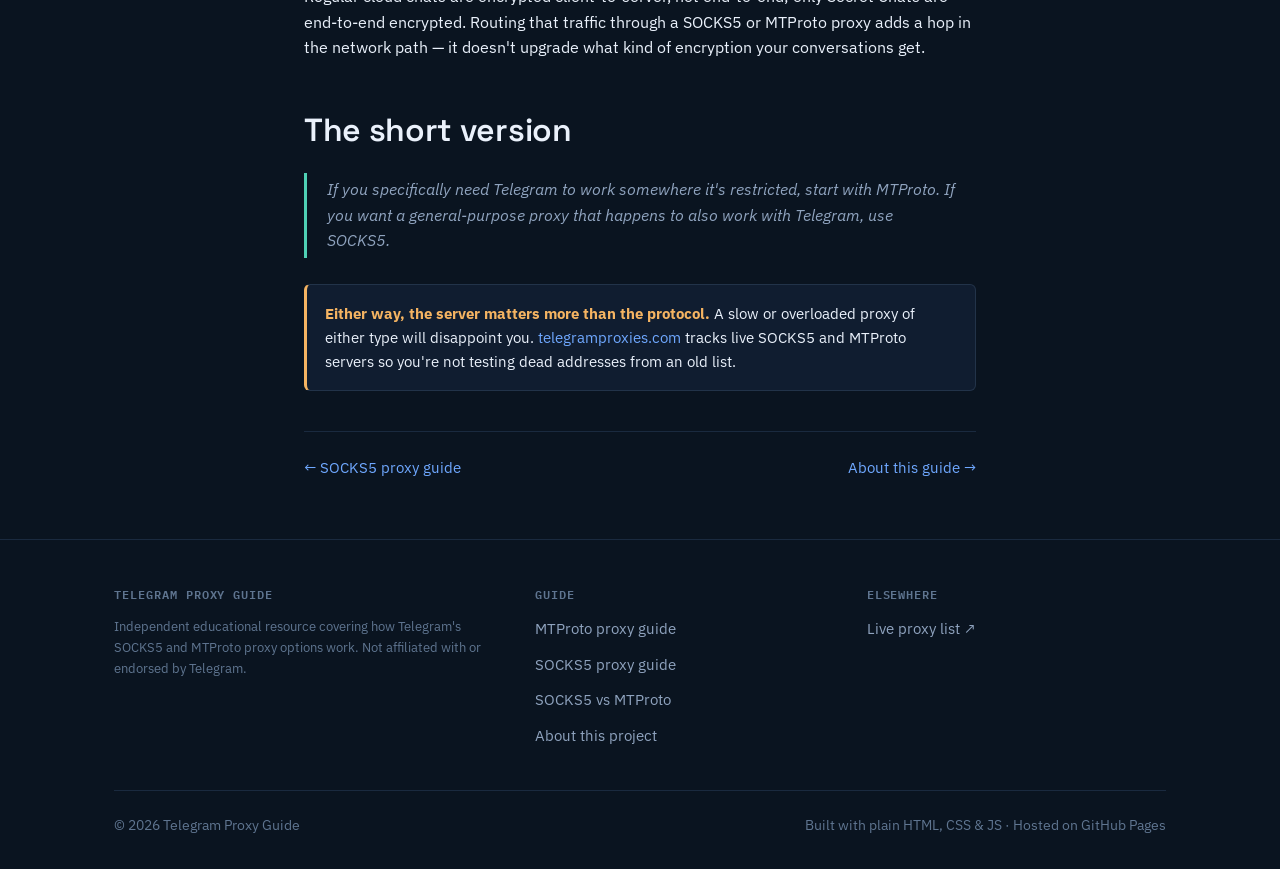
<file: socks5-vs-mtproto.html>
<!DOCTYPE html>
<html lang="en">
<head>
<meta charset="UTF-8">
<meta name="viewport" content="width=device-width, initial-scale=1.0">
<title>SOCKS5 vs MTProto Proxy: Which Should You Use for Telegram?</title>
<meta name="description" content="A side-by-side comparison of SOCKS5 and MTProto proxies for Telegram — setup, speed, obfuscation, and which one fits your situation.">
<link rel="canonical" href="https://YOUR-USERNAME.github.io/telegram-proxy-guide/socks5-vs-mtproto.html">
<meta property="og:type" content="article">
<meta property="og:title" content="SOCKS5 vs MTProto Proxy: Which Should You Use for Telegram?">
<meta property="og:description" content="A side-by-side comparison of SOCKS5 and MTProto proxies for Telegram.">
<meta property="og:url" content="https://YOUR-USERNAME.github.io/telegram-proxy-guide/socks5-vs-mtproto.html">
<link rel="icon" type="image/svg+xml" href="favicon.svg">
<link rel="preconnect" href="https://fonts.googleapis.com">
<link rel="preconnect" href="https://fonts.gstatic.com" crossorigin>
<link href="https://fonts.googleapis.com/css2?family=Space+Grotesk:wght@500;600;700&family=IBM+Plex+Sans:wght@400;500;600&family=IBM+Plex+Mono:wght@400;500&display=swap" rel="stylesheet">
<link rel="stylesheet" href="style.css">
</head>
<body>

<header class="site-header">
  <div class="container nav">
    <a href="index.html" class="brand"><span class="brand-mark" aria-hidden="true"></span> Telegram Proxy Guide</a>
    <button class="nav-toggle" aria-label="Toggle menu" aria-expanded="false">☰</button>
    <ul class="nav-links">
      <li><a href="index.html">Home</a></li>
      <li><a href="mtproto-proxy-guide.html">MTProto Guide</a></li>
      <li><a href="socks5-proxy-guide.html">SOCKS5 Guide</a></li>
      <li><a href="socks5-vs-mtproto.html">Compare</a></li>
      <li><a href="about.html">About</a></li>
    </ul>
    <div class="nav-cta">
      <a class="btn btn-ghost" href="https://telegramproxies.com/?utm_source=proxyguide&amp;utm_medium=github&amp;utm_campaign=nav" target="_blank" rel="noopener">Live Proxy List</a>
    </div>
  </div>
</header>

<main>
  <header class="article-header">
    <div class="container" style="max-width:720px;">
      <span class="tag">Comparison</span>
      <h1>SOCKS5 vs MTProto Proxy: Which Should You Use for Telegram?</h1>
      <div class="article-meta">
        <span>Telegram Proxy Guide</span><span>·</span><span>Comparison</span><span>·</span><span>6 min read</span>
      </div>
    </div>
  </header>

  <article class="article-body">
    <p class="lede">Both proxy types get Telegram traffic from your device to Telegram's servers through an intermediary. The similarity mostly ends there.</p>

    <h2>Side by side</h2>
    <table class="compare-table">
      <thead>
        <tr><th>Factor</th><th>SOCKS5</th><th>MTProto</th></tr>
      </thead>
      <tbody>
        <tr><td>Setup</td><td>Server, port, optional username/password</td><td>One link, or server/port/secret</td></tr>
        <tr><td>Scope</td><td>Any app pointed at it</td><td>Telegram only</td></tr>
        <tr><td>Traffic obfuscation</td><td>None built in</td><td>Disguises traffic pattern</td></tr>
        <tr><td>Best for</td><td>General routing, apps beyond Telegram</td><td>Getting Telegram working where it's blocked</td></tr>
        <tr><td>Speed</td><td>Depends on server load</td><td>Depends on server load</td></tr>
        <tr><td>Native Telegram support</td><td>Yes, in proxy settings</td><td>Yes, in proxy settings</td></tr>
      </tbody>
    </table>

    <h2>When SOCKS5 makes more sense</h2>
    <p>Reach for SOCKS5 when you want one proxy to cover more than Telegram, or when you're working with a proxy provider whose infrastructure is SOCKS5-based by default. It's also the more familiar option if you've configured proxies for other software before — the setup pattern is the same everywhere.</p>

    <h2>When MTProto makes more sense</h2>
    <p>Reach for MTProto when the goal is specifically getting Telegram itself to connect somewhere it's being blocked. Because it's designed to look less like recognizable Telegram traffic, it tends to hold up better against network-level filtering aimed at the app. It's also the lower-friction option for anyone who isn't comfortable with manual proxy settings — a single link handles the whole setup.</p>

    <h2>What neither one changes</h2>
    <p>It's worth repeating: neither proxy type changes Telegram's underlying encryption model. Regular cloud chats are encrypted client-to-server, not end-to-end; only Secret Chats are end-to-end encrypted. Routing that traffic through a SOCKS5 or MTProto proxy adds a hop in the network path — it doesn't upgrade what kind of encryption your conversations get.</p>

    <h2>The short version</h2>
    <blockquote>If you specifically need Telegram to work somewhere it's restricted, start with MTProto. If you want a general-purpose proxy that happens to also work with Telegram, use SOCKS5.</blockquote>

    <div class="callout-inline">
      <strong>Either way, the server matters more than the protocol.</strong> A slow or overloaded proxy of either type will disappoint you. <a href="https://telegramproxies.com/?utm_source=proxyguide&amp;utm_medium=github&amp;utm_campaign=compare-article" target="_blank" rel="noopener">telegramproxies.com</a> tracks live SOCKS5 and MTProto servers so you're not testing dead addresses from an old list.
    </div>

    <div class="post-nav">
      <a href="socks5-proxy-guide.html">← SOCKS5 proxy guide</a>
      <a href="about.html">About this guide →</a>
    </div>
  </article>
</main>

<footer class="site-footer">
  <div class="container">
    <div class="footer-grid">
      <div>
        <h4>Telegram Proxy Guide</h4>
        <p class="footer-disclaimer">Independent educational resource covering how Telegram's SOCKS5 and MTProto proxy options work. Not affiliated with or endorsed by Telegram.</p>
      </div>
      <div>
        <h4>Guide</h4>
        <ul>
          <li><a href="mtproto-proxy-guide.html">MTProto proxy guide</a></li>
          <li><a href="socks5-proxy-guide.html">SOCKS5 proxy guide</a></li>
          <li><a href="socks5-vs-mtproto.html">SOCKS5 vs MTProto</a></li>
          <li><a href="about.html">About this project</a></li>
        </ul>
      </div>
      <div>
        <h4>Elsewhere</h4>
        <ul>
          <li><a href="https://telegramproxies.com/?utm_source=proxyguide&amp;utm_medium=github&amp;utm_campaign=footer" target="_blank" rel="noopener">Live proxy list ↗</a></li>
        </ul>
      </div>
    </div>
    <div class="footer-bottom">
      <span>© <span id="year">2026</span> Telegram Proxy Guide</span>
      <span>Built with plain HTML, CSS &amp; JS · Hosted on GitHub Pages</span>
    </div>
  </div>
</footer>

<script src="script.js"></script>
</body>
</html>
</file>
<file: style.css>
/* =========================================================
   Telegram Proxy Guide — design tokens
   Theme: "signal relay" — deep ink navy panels, a single
   teal "live signal" accent, mono type for protocol data.
   ========================================================= */

:root {
  /* Color */
  --bg-base: #0a1420;
  --bg-panel: #101d30;
  --bg-panel-raised: #16273d;
  --border: #223349;
  --border-soft: #1a2a3f;
  --text-primary: #eaf1fb;
  --text-muted: #8fa3be;
  --text-faint: #5f7590;
  --accent-signal: #4fd1b5;
  --accent-signal-dim: rgba(79, 209, 181, 0.18);
  --accent-link: #6fa8ff;
  --accent-amber: #f5b462;

  /* Type */
  --font-display: "Space Grotesk", "Segoe UI", system-ui, sans-serif;
  --font-body: "IBM Plex Sans", "Segoe UI", system-ui, sans-serif;
  --font-mono: "IBM Plex Mono", "SFMono-Regular", Consolas, monospace;

  /* Layout */
  --container: 1100px;
  --radius-sm: 6px;
  --radius-md: 12px;
  --radius-lg: 18px;
}

* {
  box-sizing: border-box;
}

html {
  scroll-behavior: smooth;
}

@media (prefers-reduced-motion: reduce) {
  html {
    scroll-behavior: auto;
  }
  *,
  *::before,
  *::after {
    animation-duration: 0.001ms !important;
    animation-iteration-count: 1 !important;
    transition-duration: 0.001ms !important;
  }
}

body {
  margin: 0;
  background: var(--bg-base);
  background-image:
    radial-gradient(circle at 15% 0%, rgba(79, 209, 181, 0.07), transparent 45%),
    radial-gradient(circle at 85% 10%, rgba(111, 168, 255, 0.06), transparent 40%);
  color: var(--text-primary);
  font-family: var(--font-body);
  font-size: 16px;
  line-height: 1.6;
  -webkit-font-smoothing: antialiased;
}

img {
  max-width: 100%;
  display: block;
}

a {
  color: var(--accent-link);
  text-decoration: none;
}
a:hover {
  text-decoration: underline;
}

:focus-visible {
  outline: 2px solid var(--accent-signal);
  outline-offset: 3px;
  border-radius: 3px;
}

h1, h2, h3, h4 {
  font-family: var(--font-display);
  font-weight: 600;
  line-height: 1.15;
  margin: 0 0 0.5em;
  letter-spacing: -0.01em;
}

h1 { font-size: clamp(2rem, 4.2vw, 3.1rem); }
h2 { font-size: clamp(1.5rem, 2.6vw, 2rem); }
h3 { font-size: 1.2rem; }

p { margin: 0 0 1.1em; color: var(--text-primary); }

.lede {
  font-size: 1.15rem;
  color: var(--text-muted);
}

.container {
  width: 100%;
  max-width: var(--container);
  margin: 0 auto;
  padding: 0 24px;
}

.eyebrow {
  display: inline-flex;
  align-items: center;
  gap: 8px;
  font-family: var(--font-mono);
  font-size: 0.78rem;
  letter-spacing: 0.12em;
  text-transform: uppercase;
  color: var(--accent-signal);
  margin-bottom: 14px;
}
.eyebrow::before {
  content: "";
  width: 7px;
  height: 7px;
  border-radius: 50%;
  background: var(--accent-signal);
  box-shadow: 0 0 0 3px var(--accent-signal-dim);
}

.tag {
  display: inline-block;
  font-family: var(--font-mono);
  font-size: 0.72rem;
  letter-spacing: 0.04em;
  padding: 3px 9px;
  border-radius: 999px;
  border: 1px solid var(--border);
  color: var(--text-muted);
  background: var(--bg-panel-raised);
}
.tag--socks5 { color: var(--accent-link); border-color: rgba(111,168,255,0.35); }
.tag--mtproto { color: var(--accent-signal); border-color: rgba(79,209,181,0.35); }

/* ---------- Buttons ---------- */
.btn {
  display: inline-flex;
  align-items: center;
  gap: 8px;
  font-family: var(--font-body);
  font-weight: 600;
  font-size: 0.95rem;
  padding: 11px 20px;
  border-radius: var(--radius-sm);
  border: 1px solid transparent;
  cursor: pointer;
  transition: transform 0.15s ease, background 0.15s ease, border-color 0.15s ease;
}
.btn:hover { text-decoration: none; }
.btn-primary {
  background: var(--accent-signal);
  color: #06231c;
}
.btn-primary:hover { background: #6fe0c8; transform: translateY(-1px); }

.btn-ghost {
  background: transparent;
  border-color: var(--border);
  color: var(--text-primary);
}
.btn-ghost:hover { border-color: var(--accent-signal); color: var(--accent-signal); transform: translateY(-1px); }

.btn-external::after {
  content: "↗";
  font-size: 0.9em;
}

/* ---------- Header / Nav ---------- */
.site-header {
  position: sticky;
  top: 0;
  z-index: 40;
  background: rgba(10, 20, 32, 0.85);
  backdrop-filter: blur(10px);
  border-bottom: 1px solid var(--border-soft);
}
.nav {
  display: flex;
  align-items: center;
  justify-content: space-between;
  padding: 16px 0;
}
.brand {
  display: flex;
  align-items: center;
  gap: 10px;
  font-family: var(--font-display);
  font-weight: 600;
  font-size: 1.05rem;
  color: var(--text-primary);
}
.brand:hover { text-decoration: none; }
.brand-mark {
  width: 30px;
  height: 30px;
  border-radius: 9px;
  background: linear-gradient(135deg, var(--accent-signal), var(--accent-link));
  position: relative;
  flex-shrink: 0;
}
.brand-mark::before,
.brand-mark::after {
  content: "";
  position: absolute;
  background: var(--bg-base);
  border-radius: 2px;
}
.brand-mark::before { width: 3px; height: 3px; top: 9px; left: 8px; }
.brand-mark::after { width: 3px; height: 3px; top: 9px; right: 8px; }

.nav-links {
  display: flex;
  align-items: center;
  gap: 28px;
  list-style: none;
  margin: 0;
  padding: 0;
}
.nav-links a {
  color: var(--text-muted);
  font-size: 0.92rem;
  font-weight: 500;
}
.nav-links a:hover,
.nav-links a[aria-current="page"] {
  color: var(--text-primary);
  text-decoration: none;
}
.nav-cta { display: flex; align-items: center; gap: 14px; }

.nav-toggle {
  display: none;
  background: transparent;
  border: 1px solid var(--border);
  border-radius: var(--radius-sm);
  width: 40px;
  height: 40px;
  color: var(--text-primary);
  font-size: 1.1rem;
  cursor: pointer;
}

@media (max-width: 820px) {
  .nav-links {
    position: absolute;
    top: 100%;
    left: 0;
    right: 0;
    flex-direction: column;
    align-items: flex-start;
    gap: 4px;
    background: var(--bg-panel);
    border-bottom: 1px solid var(--border-soft);
    padding: 10px 24px 18px;
    display: none;
  }
  .nav-links.is-open { display: flex; }
  .nav-links a { padding: 10px 0; width: 100%; }
  .nav-toggle { display: inline-flex; align-items: center; justify-content: center; }
  .nav-cta .btn-ghost { display: none; }
}

/* ---------- Hero + relay signature ---------- */
.hero {
  padding: 76px 0 56px;
  border-bottom: 1px solid var(--border-soft);
}
.hero-grid {
  display: grid;
  grid-template-columns: 1.1fr 0.9fr;
  gap: 48px;
  align-items: center;
}
@media (max-width: 900px) {
  .hero-grid { grid-template-columns: 1fr; }
}
.hero h1 { margin-bottom: 18px; }
.hero-actions {
  display: flex;
  gap: 14px;
  margin-top: 28px;
  flex-wrap: wrap;
}

.relay {
  background: var(--bg-panel);
  border: 1px solid var(--border);
  border-radius: var(--radius-lg);
  padding: 34px 22px 26px;
}
.relay-caption {
  font-family: var(--font-mono);
  font-size: 0.72rem;
  color: var(--text-faint);
  text-align: center;
  margin-top: 22px;
  letter-spacing: 0.04em;
}
.relay-track {
  position: relative;
  height: 4px;
  background: var(--border);
  border-radius: 2px;
  margin: 0 6px;
}
.relay-track::before {
  content: "";
  position: absolute;
  inset: 0;
  border-radius: 2px;
}
.node {
  position: absolute;
  top: 50%;
  transform: translate(-50%, -50%);
  display: flex;
  flex-direction: column;
  align-items: center;
  gap: 10px;
}
.node-dot {
  width: 14px;
  height: 14px;
  border-radius: 50%;
  background: var(--bg-panel-raised);
  border: 2px solid var(--text-faint);
}
.node-label {
  font-family: var(--font-mono);
  font-size: 0.72rem;
  color: var(--text-muted);
  white-space: nowrap;
  position: absolute;
  top: 20px;
}
.node-you { left: 0; }
.node-proxy { left: 50%; }
.node-proxy .node-dot { border-color: var(--accent-signal); }
.node-telegram { left: 100%; }
.node-telegram .node-dot { border-color: var(--accent-link); }

.pulse {
  position: absolute;
  top: 50%;
  width: 8px;
  height: 8px;
  border-radius: 50%;
  background: var(--accent-signal);
  box-shadow: 0 0 10px 2px var(--accent-signal-dim);
  transform: translate(-50%, -50%);
  animation: travel 3.2s ease-in-out infinite;
}
.pulse-2 { animation-delay: 1.6s; opacity: 0.7; }

@keyframes travel {
  0%   { left: 0%; }
  48%  { left: 50%; }
  52%  { left: 50%; }
  100% { left: 100%; }
}
@media (prefers-reduced-motion: reduce) {
  .pulse { animation: none; left: 50%; }
}

/* ---------- Section shell ---------- */
.section { padding: 64px 0; }
.section-head {
  max-width: 640px;
  margin-bottom: 36px;
}
.section-alt { background: var(--bg-panel); border-top: 1px solid var(--border-soft); border-bottom: 1px solid var(--border-soft); }

/* ---------- Two-card compare (SOCKS5 / MTProto) ---------- */
.compare-grid {
  display: grid;
  grid-template-columns: 1fr 1fr;
  gap: 22px;
}
@media (max-width: 760px) {
  .compare-grid { grid-template-columns: 1fr; }
}
.compare-card {
  background: var(--bg-panel);
  border: 1px solid var(--border);
  border-radius: var(--radius-md);
  padding: 26px 24px;
}
.compare-card h3 { display: flex; align-items: center; gap: 10px; margin-bottom: 10px; }
.compare-card ul {
  margin: 16px 0 0;
  padding-left: 20px;
  color: var(--text-muted);
}
.compare-card li { margin-bottom: 8px; }

/* ---------- Blog cards ---------- */
.post-grid {
  display: grid;
  grid-template-columns: repeat(3, 1fr);
  gap: 22px;
}
@media (max-width: 900px) {
  .post-grid { grid-template-columns: 1fr 1fr; }
}
@media (max-width: 640px) {
  .post-grid { grid-template-columns: 1fr; }
}
.post-card {
  display: flex;
  flex-direction: column;
  background: var(--bg-panel);
  border: 1px solid var(--border);
  border-radius: var(--radius-md);
  padding: 22px;
  transition: border-color 0.15s ease, transform 0.15s ease;
}
.post-card:hover { border-color: var(--accent-signal); transform: translateY(-2px); }
.post-card .tag { align-self: flex-start; margin-bottom: 14px; }
.post-card h3 { margin-bottom: 8px; }
.post-card h3 a { color: var(--text-primary); }
.post-card h3 a:hover { color: var(--accent-signal); text-decoration: none; }
.post-card p { color: var(--text-muted); font-size: 0.94rem; margin-bottom: 0; }
.post-card .read-more {
  margin-top: auto;
  padding-top: 16px;
  font-family: var(--font-mono);
  font-size: 0.8rem;
}

/* ---------- CTA callout ---------- */
.callout {
  background: linear-gradient(135deg, rgba(79,209,181,0.12), rgba(111,168,255,0.08));
  border: 1px solid rgba(79,209,181,0.3);
  border-radius: var(--radius-lg);
  padding: 40px;
  display: flex;
  align-items: center;
  justify-content: space-between;
  gap: 24px;
  flex-wrap: wrap;
}
.callout h2 { margin-bottom: 6px; }
.callout p { color: var(--text-muted); margin-bottom: 0; max-width: 520px; }

/* ---------- Article ---------- */
.article-header {
  padding: 56px 0 36px;
  border-bottom: 1px solid var(--border-soft);
}
.article-meta {
  display: flex;
  gap: 12px;
  align-items: center;
  color: var(--text-faint);
  font-family: var(--font-mono);
  font-size: 0.78rem;
  margin-top: 18px;
}
.article-body {
  max-width: 720px;
  margin: 0 auto;
  padding: 48px 24px 20px;
}
.article-body h2 { margin-top: 1.6em; }
.article-body h3 { margin-top: 1.3em; color: var(--text-primary); }
.article-body ul, .article-body ol {
  color: var(--text-primary);
  padding-left: 22px;
}
.article-body li { margin-bottom: 8px; }
.article-body blockquote {
  margin: 24px 0;
  padding: 4px 20px;
  border-left: 3px solid var(--accent-signal);
  color: var(--text-muted);
  font-style: italic;
}
.callout-inline {
  background: var(--bg-panel);
  border: 1px solid var(--border);
  border-left: 3px solid var(--accent-amber);
  border-radius: var(--radius-sm);
  padding: 16px 18px;
  margin: 26px 0;
  font-size: 0.95rem;
}
.callout-inline strong { color: var(--accent-amber); }

table.compare-table {
  width: 100%;
  border-collapse: collapse;
  margin: 24px 0;
  font-size: 0.92rem;
}
table.compare-table th,
table.compare-table td {
  text-align: left;
  padding: 10px 12px;
  border: 1px solid var(--border);
}
table.compare-table th {
  background: var(--bg-panel-raised);
  font-family: var(--font-mono);
  font-size: 0.78rem;
  letter-spacing: 0.03em;
  text-transform: uppercase;
  color: var(--text-muted);
}
table.compare-table td { color: var(--text-muted); }
table.compare-table td:first-child { color: var(--text-primary); font-weight: 600; }

code {
  font-family: var(--font-mono);
  font-size: 0.88em;
  background: var(--bg-panel-raised);
  padding: 2px 6px;
  border-radius: 4px;
  color: var(--accent-signal);
}

.post-nav {
  display: flex;
  justify-content: space-between;
  gap: 20px;
  margin-top: 40px;
  padding-top: 24px;
  border-top: 1px solid var(--border-soft);
  font-size: 0.92rem;
}

/* ---------- Footer ---------- */
.site-footer {
  border-top: 1px solid var(--border-soft);
  padding: 48px 0 32px;
  margin-top: 40px;
}
.footer-grid {
  display: grid;
  grid-template-columns: 1.3fr 1fr 1fr;
  gap: 32px;
  margin-bottom: 32px;
}
@media (max-width: 700px) {
  .footer-grid { grid-template-columns: 1fr; }
}
.footer-grid h4 {
  font-family: var(--font-mono);
  font-size: 0.75rem;
  letter-spacing: 0.08em;
  text-transform: uppercase;
  color: var(--text-faint);
  margin-bottom: 14px;
}
.footer-grid ul { list-style: none; margin: 0; padding: 0; }
.footer-grid li { margin-bottom: 10px; }
.footer-grid a { color: var(--text-muted); font-size: 0.92rem; }
.footer-grid a:hover { color: var(--accent-signal); }
.footer-bottom {
  display: flex;
  justify-content: space-between;
  align-items: center;
  flex-wrap: wrap;
  gap: 12px;
  padding-top: 24px;
  border-top: 1px solid var(--border-soft);
  color: var(--text-faint);
  font-size: 0.85rem;
}
.footer-disclaimer {
  color: var(--text-faint);
  font-size: 0.82rem;
  max-width: 640px;
  margin-top: 10px;
}

/* ---------- Reason cards (why use a proxy) ---------- */
.reason-grid {
  display: grid;
  grid-template-columns: repeat(3, 1fr);
  gap: 22px;
}
@media (max-width: 900px) {
  .reason-grid { grid-template-columns: 1fr; }
}
.reason-card {
  background: var(--bg-panel);
  border: 1px solid var(--border);
  border-radius: var(--radius-md);
  padding: 24px;
}
.reason-card .reason-index {
  font-family: var(--font-mono);
  font-size: 0.72rem;
  color: var(--accent-signal);
  letter-spacing: 0.06em;
  margin-bottom: 12px;
  display: block;
}
.reason-card h3 { margin-bottom: 8px; font-size: 1.05rem; }
.reason-card p { color: var(--text-muted); font-size: 0.94rem; margin-bottom: 0; }

/* ---------- Quick setup steps ---------- */
.steps-panel {
  background: var(--bg-panel);
  border: 1px solid var(--border);
  border-radius: var(--radius-lg);
  padding: 34px;
}
.steps-list {
  list-style: none;
  margin: 0;
  padding: 0;
  display: grid;
  grid-template-columns: repeat(4, 1fr);
  gap: 20px;
}
@media (max-width: 900px) {
  .steps-list { grid-template-columns: 1fr 1fr; }
}
@media (max-width: 560px) {
  .steps-list { grid-template-columns: 1fr; }
}
.steps-list li {
  padding-top: 14px;
  border-top: 2px solid var(--border);
}
.steps-list .step-num {
  display: block;
  font-family: var(--font-mono);
  font-size: 0.78rem;
  color: var(--accent-signal);
  margin-bottom: 8px;
}
.steps-list h4 {
  font-family: var(--font-display);
  font-size: 0.98rem;
  margin: 0 0 6px;
  color: var(--text-primary);
}
.steps-list p {
  font-size: 0.88rem;
  color: var(--text-muted);
  margin: 0;
}
.steps-links {
  margin-top: 26px;
  display: flex;
  gap: 20px;
  flex-wrap: wrap;
  font-size: 0.92rem;
}

/* ---------- FAQ accordion (pure HTML/CSS, no JS) ---------- */
.faq-list {
  border-top: 1px solid var(--border-soft);
}
.faq-item {
  border-bottom: 1px solid var(--border-soft);
}
.faq-item summary {
  list-style: none;
  cursor: pointer;
  padding: 20px 4px;
  display: flex;
  align-items: center;
  justify-content: space-between;
  gap: 20px;
  font-family: var(--font-display);
  font-weight: 600;
  font-size: 1rem;
  color: var(--text-primary);
}
.faq-item summary::-webkit-details-marker { display: none; }
.faq-item summary::after {
  content: "+";
  font-family: var(--font-mono);
  font-size: 1.2rem;
  color: var(--accent-signal);
  flex-shrink: 0;
  transition: transform 0.15s ease;
}
.faq-item[open] summary::after { transform: rotate(45deg); }
.faq-item .faq-answer {
  padding: 0 4px 22px;
  color: var(--text-muted);
  max-width: 680px;
}
.faq-item .faq-answer p { margin-bottom: 0.8em; }
.faq-item .faq-answer p:last-child { margin-bottom: 0; }
</file>
